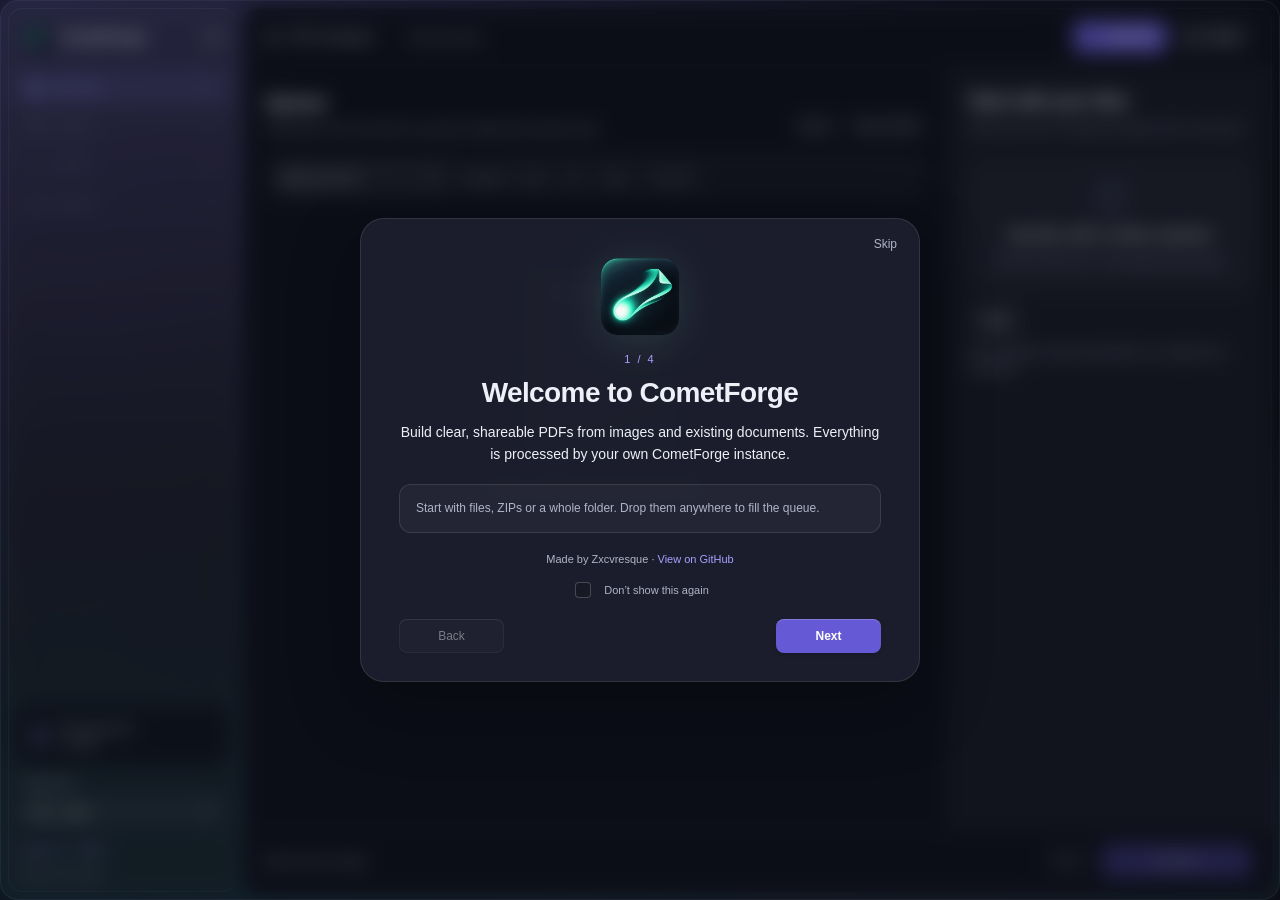
<file: static/index.html>
<!doctype html>
<html lang="en">
<head>
  <meta charset="utf-8" />
  <meta name="viewport" content="width=device-width,initial-scale=1" />
  <script src="/static/themes.js?v=20261126"></script>
  <title>CometForge</title>
  <link rel="icon" type="image/png" sizes="32x32" href="/static/favicon-32.png?v=20261005-logo" />
  <link rel="shortcut icon" type="image/x-icon" href="/static/favicon.ico?v=20261005-logo" />
  <link rel="apple-touch-icon" href="/static/cometforge-logo.png?v=20261005-logo" />
  <link rel="stylesheet" href="/static/styles.css?v=20261126-layout" />
  <link rel="stylesheet" href="/static/guided-flow.css?v=20261126" />
  <link rel="stylesheet" href="/static/themes.css?v=20261126-prism-nav" />
  <link rel="stylesheet" href="/static/prism-shell.css?v=20261126" />
  <link rel="stylesheet" href="/static/motion.css?v=20261126" />
  <link rel="stylesheet" href="/static/source-preview.css?v=20261127" />
</head>
<body>
  <div id="app" class="app">
    <aside id="sidebar" class="sidebar" aria-label="CometForge navigation">
      <div class="sidebarTools"><button id="sidebarToggle" class="sidebarToggle" type="button" aria-controls="sidebarContent" aria-expanded="true" title="Collapse navigation"><svg viewBox="0 0 24 24" fill="none" aria-hidden="true"><rect x="3" y="4" width="18" height="16" rx="3"/><path d="M9 4v16M6 9v6"/></svg><span class="visuallyHidden">Collapse navigation</span></button></div>
      <div id="sidebarContent">
      <div class="brand">
        <img class="brandLogo" src="/static/cometforge-logo.png" alt="" width="42" height="42" />
        <div class="brandTitle">CometForge</div>

      </div>

      <nav id="flowSteps" class="flowSteps" aria-label="PDF workflow">
        <button type="button" data-step="1" aria-current="step" aria-controls="sourceStep"><svg viewBox="0 0 24 24" fill="none" aria-hidden="true"><rect x="4" y="3" width="13" height="16" rx="2"/><path d="M8 7h5M8 11h5M8 15h3M17 7h3v14H7v-2"/></svg><span class="navLabel">Sources</span><span class="navStep">1</span></button>
        <button type="button" data-step="2" aria-controls="layoutStep"><svg viewBox="0 0 24 24" fill="none" aria-hidden="true"><rect x="3" y="3" width="18" height="18" rx="3"/><path d="M3 9h18M14 9v12"/></svg><span class="navLabel">Layout</span><span class="navStep">2</span></button>
        <button type="button" data-step="3" aria-controls="exportStep"><svg viewBox="0 0 24 24" fill="none" aria-hidden="true"><path d="M12 16V3m-4 4 4-4 4 4M5 14v6h14v-6"/></svg><span class="navLabel">Export</span><span class="navStep">3</span></button>
        <button type="button" data-step="4" aria-controls="reviewStep"><svg viewBox="0 0 24 24" fill="none" aria-hidden="true"><path d="M14 3H5v18h14V8zM14 3v5h5M8 14l3 3 5-6"/></svg><span class="navLabel">Review</span><span class="navStep">4</span></button>
      </nav>
      <div class="sidebarSpace"></div>
      <div class="sidebarSourceStatus"><svg viewBox="0 0 24 24" fill="none" aria-hidden="true"><path d="M7 3h7l4 4v14H7zM14 3v5h5M10 12h5M10 16h5"/></svg><div class="sourceSummary"><span id="flowSourceCount">No sources yet</span><span id="flowSourceBytes">0 MB</span></div></div>
      <div class="themeSetting"><label for="appTheme">Appearance</label><select id="appTheme" data-popup-select><option value="prism">Prism · glass</option><option value="comet">Comet · mint</option><option value="light">Light · porcelain</option><option value="system">Follow system</option></select></div>
      <footer class="aboutFooter"><span>Made by Zxcvresque</span><button id="replayTourBtn" class="textButton" type="button">Quick tour</button><a href="https://github.com/zxcvresque/CometForge" target="_blank" rel="noopener noreferrer">GitHub</a></footer>
      </div>
    </aside>

    <main class="main">
      <header class="workspaceToolbar">
        <div class="workspaceIdentity"><svg viewBox="0 0 24 24" fill="none" aria-hidden="true"><rect x="4" y="3" width="16" height="18" rx="2"/><path d="M8 8h8M8 12h8M8 16h5"/></svg><span>PDF workspace</span><span class="localIndicator">Local processing</span></div>
        <div class="importActions"><button id="pickBtn" class="btn primary" type="button"><svg viewBox="0 0 24 24" fill="none" aria-hidden="true"><path d="M12 5v14M5 12h14"/></svg>Add files</button><button id="pickFolderBtn" class="btn" type="button"><svg viewBox="0 0 24 24" fill="none" aria-hidden="true"><path d="M3 7V5h7l2 3h9v12H3z"/></svg>Folder</button></div>
      </header>
      <div class="workbenchGrid">
        <div class="workspaceDocuments">
      <section id="queueView">
      <div class="topbar">
        <div>
          <div class="topTitle">Queue</div>
          <div class="topSub">Select files, then move them as a group. Double-click removes a file.</div>
        </div>
        <div class="totals">
          <div class="pill">Files: <span id="count">0</span></div>
          <div class="pill">Total: <span id="total">0.00 MB</span></div>
        </div>
      </div>

      <div class="queueActions" aria-label="Queue actions">
        <div class="sortControl"><label class="visuallyHidden" for="queueSort">Sort queue</label><select id="queueSort" data-popup-select aria-label="Sort queue"><option value="name">Name (1–9, A–Z)</option><option value="date-newest">Date modified (newest)</option><option value="date-oldest">Date modified (oldest)</option><option value="manual">Manual order</option></select></div>
        <span id="selectedCount" class="selectedCount" aria-live="polite">0 selected</span>
        <button id="moveTopBtn" class="btn small" type="button" title="Move selected files to top">To top</button>
        <button id="moveUpBtn" class="btn small" type="button" title="Move selected files up">Up</button>
        <button id="moveDownBtn" class="btn small" type="button" title="Move selected files down">Down</button>
        <button id="moveBottomBtn" class="btn small" type="button" title="Move selected files to bottom">To bottom</button>
      </div>
      <div id="list" class="list" aria-label="file list"></div>
      <div id="queueIllustration" class="queueIllustration" aria-hidden="true">
        <div class="quietDocument"><div class="documentLine title"></div><div class="documentLine"></div><div class="documentLine short"></div><div class="documentLine"></div><div class="documentLine short"></div><div class="documentLine"></div><div class="documentLine"></div><div class="documentLine short"></div></div>
        <p>Preview, compare and download after Forge.</p>
      </div>
      </section>

      <section id="resultsView" class="resultsView hidden" aria-labelledby="resultsTitle">
        <div class="topbar">
          <div>
            <div id="resultsTitle" class="topTitle">Output files</div>
            <div id="resultsSub" class="topSub">Select a PDF to preview it here.</div>
          </div>
          <div class="resultActions">
            <div class="viewerModeControl"><label class="visuallyHidden" for="viewerMode">Preview layout</label><select id="viewerMode" data-popup-select><option value="compare">Compare slider</option><option value="output">Output only</option></select></div>
            <button id="downloadAllBtn" class="btn primary small hidden" type="button">Download all</button>
            <button id="closeResultsBtn" class="btn small" type="button">Back to queue</button>
          </div>
        </div>
        <div id="resultsNotice" class="resultNotice" role="status" aria-live="polite"></div>
        <div class="resultsLayout">
          <div id="outputList" class="outputList" aria-label="Generated PDF files"></div>
          <div class="previewPane">
            <div id="previewEmpty" class="previewEmpty">Choose an output PDF to preview.</div>
            <div id="wipeView" class="wipeView hidden">
              <div class="wipeToolbar">
                <button id="comparePrev" class="btn small" type="button" aria-label="Previous comparison page">Previous</button>
                <span id="comparePage" class="comparePage">Page 1</span>
                <button id="compareNext" class="btn small" type="button" aria-label="Next comparison page">Next</button>
                <button id="compareZoomOut" class="btn small" type="button" aria-label="Zoom out">−</button>
                <button id="compareZoomIn" class="btn small" type="button" aria-label="Zoom in">+</button>
                <button id="compareFit" class="btn small" type="button">Fit</button>
                <div class="compareResolutionControl"><label class="visuallyHidden" for="compareResolution">Comparison resolution</label><select id="compareResolution" data-popup-select><option value="hd">HD (adaptive)</option><option value="standard">Standard (144 DPI)</option></select></div>
                <span id="compareSizes" class="compareSizes"></span>
              </div>
              <div id="compareStatus" class="compareStatus" role="status" aria-live="polite"></div>
              <div id="wipeStage" class="wipeStage">
                <div id="wipeCanvas" class="wipeCanvas">
                  <img id="wipeBefore" class="wipeImage" alt="Original page before compression" draggable="false" />
                  <img id="wipeAfter" class="wipeImage wipeAfter" alt="Same page after compression" draggable="false" />
                  <span class="wipeLabel wipeLabelBefore">Before</span><span class="wipeLabel wipeLabelAfter">After</span>
                  <div id="wipeHandle" class="wipeHandle" role="slider" tabindex="0" aria-label="Before and after comparison divider" aria-valuemin="0" aria-valuemax="100" aria-valuenow="50"><span aria-hidden="true">Ⅱ</span></div>
                </div>
              </div>
            </div>
            <div id="previewPair" class="previewPair hidden">
              <div id="beforePane" class="pdfViewPane">
                <div class="pdfViewLabel"><span>Before · same pages</span><span id="beforeSize"></span></div>
                <iframe id="beforeFrame" class="previewFrame" title="Original PDF pages before compression"></iframe>
              </div>
              <div class="pdfViewPane">
                <div class="pdfViewLabel"><span id="afterLabel">After · output</span><span id="afterSize"></span></div>
                <iframe id="previewFrame" class="previewFrame" title="Selected PDF output after compression"></iframe>
              </div>
            </div>
          </div>
        </div>
      </section>

        </div>
        <aside class="workbenchSettings" aria-label="Page and export settings">      <div id="flowBody" class="flowBody">
      <section id="sourceStep" class="flowSection" aria-labelledby="sourceTitle">
        <h2 id="sourceTitle" class="flowTitle" tabindex="-1">Start with your files</h2>
        <p class="flowSubtitle">Add sources here. Arrange their page order in the queue.</p>

        <div id="drop" class="drop">
          <div class="dropTitle">Drop files, ZIPs or folders anywhere</div>
          <div class="dropSub">PDF, JPG, PNG, TIFF · ZIPs expand into the queue</div>

          <input id="fileInput" class="fileInput" type="file" multiple
                 accept=".zip,.pdf,.jpg,.jpeg,.png,.tif,.tiff,application/zip,application/pdf,image/jpeg,image/png,image/tiff" />
          <input id="folderInput" class="fileInput" type="file" webkitdirectory multiple aria-label="Choose a folder" />
        </div>

        <div class="row">
          <button id="clearBtn" class="btn">Clear</button>
        </div>

        <div class="hint" id="hint"></div>

        <p class="fieldHelp">ZIPs and folders expand automatically. Your originals stay untouched.</p>
      </section>

      <section id="layoutStep" class="flowSection" aria-labelledby="layoutTitle" hidden>
        <h2 id="layoutTitle" class="flowTitle" tabindex="-1">Make every page fit</h2>
        <p class="flowSubtitle">Rotate pages and choose a consistent sheet size. Unused space stays white.</p>
        <label class="lbl" for="pageSize">Page size</label>
        <select id="pageSize" data-popup-select data-common-values="original,a4,letter">
          <option value="original">Fit · original page size</option>
          <option value="a0">A0 · 841 × 1189 mm</option><option value="a1">A1 · 594 × 841 mm</option><option value="a2">A2 · 420 × 594 mm</option><option value="a3">A3 · 297 × 420 mm</option><option value="a4">A4 · 210 × 297 mm</option>
          <option value="a5">A5 · 148 × 210 mm</option><option value="a6">A6 · 105 × 148 mm</option>
          <option value="letter">US Letter · 216 × 279 mm</option><option value="legal">US Legal · 216 × 356 mm</option>
          <option value="tabloid">Tabloid · 279 × 432 mm</option><option value="executive">Executive · 184 × 267 mm</option>
          <option value="b4">B4 · 250 × 353 mm</option><option value="b5">B5 · 176 × 250 mm</option><option value="photo4x6">Photo · 4 × 6 in</option><option value="photo5x7">Photo · 5 × 7 in</option>
        </select>
        <div class="layoutFields">
          <div><label class="lbl" for="pageOrientation">Orientation</label><select id="pageOrientation" data-popup-select><option value="auto">Automatic</option><option value="portrait">Portrait</option><option value="landscape">Landscape</option></select></div>
          <div><label class="lbl" for="pageFit">Content fit</label><select id="pageFit" data-popup-select><option value="contain">Fit inside</option><option value="cover">Fill · crop edges</option><option value="actual">Actual size</option></select></div>
        </div>
        <label class="lbl" for="pageMargin">Margins</label>
        <select id="pageMargin" data-popup-select><option value="none">None · 0 mm</option><option value="small">Small · 5 mm</option><option value="medium">Medium · 10 mm</option><option value="large">Large · 20 mm</option><option value="custom">Custom</option></select>
        <div id="customMarginField" hidden><label class="lbl" for="marginMm">Margin on all sides (mm)</label><input id="marginMm" type="number" min="0" max="100" step="0.5" value="10" /></div>
        <p id="layoutFitHelp" class="fieldHelp">Fit inside keeps the whole page visible. Margins add white space around your content.</p>
        <div class="rotationGroup">
          <label class="lbl" for="pageRotation">Rotate all pages</label>
          <div class="rotationControls"><button id="rotateAllLeft" class="btn iconButton" type="button" aria-label="Rotate all pages counterclockwise"><svg viewBox="0 0 24 24" aria-hidden="true"><path d="M3 10a9 9 0 1 1 2 8M3 4v6h6"/></svg></button><select id="pageRotation" aria-label="All pages rotation" data-popup-select><option value="0">0° · Original</option><option value="90">90° clockwise</option><option value="180">180°</option><option value="270">90° counterclockwise</option></select><button id="rotateAllRight" class="btn iconButton" type="button" aria-label="Rotate all pages clockwise"><svg viewBox="0 0 24 24" aria-hidden="true"><path d="M21 10a9 9 0 1 0-2 8M21 4v6h-6"/></svg></button></div>
          <div class="layoutGuide" aria-hidden="true"><div id="layoutPaper" class="layoutPaper"><div id="layoutContent" class="layoutContent"><svg viewBox="0 0 40 52"><path d="M8 10h24M8 18h24M8 26h24M8 34h17M8 42h20"/></svg></div></div><div><strong>White paper, clean edges</strong><span>Layout guide. Click a source thumbnail for a live preview.</span></div></div>
        </div>
        <details class="compactDetails pageRotationDetails"><summary><span class="disclosureIcon"><svg viewBox="0 0 24 24" fill="none" aria-hidden="true"><path d="M9 5l7 7-7 7"/></svg></span><span>Rotate specific PDF pages</span><span class="disclosureHint">Page range</span></summary><label class="lbl" for="rotatePages">Page numbers in the combined PDF</label><input id="rotatePages" type="text" placeholder="e.g. 1, 3–5" aria-describedby="rotationHelp" /><div class="rotationPageActions"><button id="rotatePagesLeft" class="btn small" type="button">Rotate left</button><button id="rotatePagesRight" class="btn small" type="button">Rotate right</button><button id="resetPageRotations" class="textButton" type="button">Reset</button></div><p id="rotationHelp" class="fieldHelp">Uses the current queue order. Page turns reset when sources are added, removed or reordered; file turns stay with each file.</p><p id="pageRotationStatus" class="fieldHelp" role="status" aria-live="polite"></p></details>
      </section>

      <section id="exportStep" class="flowSection" aria-labelledby="exportTitle" hidden>
        <h2 id="exportTitle" class="flowTitle" tabindex="-1">Shape your export</h2>
        <p class="flowSubtitle">Choose quality, size and page-based parts.</p>

        <label class="lbl" for="outName">Output name</label>
        <input id="outName" type="text" value="CometForge.pdf" />

        <div class="row2">
          <div>
            <label class="lbl" for="targetMb">Target per PDF <output id="targetMbValue" for="targetMb">20 MB</output></label>
            <input id="targetMb" type="range" value="20" step="0.1" min="1" max="200" aria-describedby="targetMbHelp" />
            <input id="targetMbNumber" class="targetNumber" type="number" value="20" step="0.1" min="1" max="200" aria-label="Target megabytes" />
            <div id="targetMbHelp" class="fieldHelp">Choose a size cap to see a quick estimated range for each output. Actual sizes appear after Forge.</div>
          </div>
          <div>
            <label class="lbl" for="compressMode">Compression</label>
            <select id="compressMode" data-popup-select>
              <option value="off">Off (build only)</option>
              <option value="lossless">Lossless optimize</option>
              <option value="targetfit" selected>Target-fit (quality first)</option>
            </select>
            <div id="compressionNote" class="fieldHelp compressionNote"></div>
          </div>
        </div>

        <div id="advancedOptions" class="exportExtras">
        <label class="chk splitToggle switchRow">
          <input id="splitEnabled" type="checkbox" />
          Split into page-based PDFs
        </label>
        <div id="splitOptions" class="splitOptions">
          <label class="lbl" for="splitCount">Number of PDFs</label>
          <input id="splitCount" type="number" value="5" min="1" max="100" step="1" />
          <div class="fieldHelp">Pages stay in order and are divided as evenly as possible. Target-fit seeks the highest quality below each size cap.</div>
        </div>

        <label class="chk switchRow">
          <input id="linearize" type="checkbox" />
          Fast web view (linearize)
        </label>
        <div class="fieldHelp">Applied after compression. Target-fit checks the final size against your cap.</div>
        </div>
      </section>

      <section id="reviewStep" class="flowSection" aria-labelledby="reviewTitle" hidden>
        <h2 id="reviewTitle" class="flowTitle" tabindex="-1">Ready when you are</h2>
        <p class="flowSubtitle">Review your settings, then let CometForge do the rest.</p>
        <dl id="flowReview" class="flowReview"></dl>
        <div id="estimateDetails" class="sizePreview"><div class="estimateHeading">Output estimates <span id="estimateSummary" class="estimateSummary">Add files</span></div>
          <div class="previewActions"><button id="previewSizeBtn" class="btn small" type="button">Refresh estimates</button></div>
          <div id="sizePreviewStatus" class="fieldHelp" role="status" aria-live="polite">Quick estimates update with your settings. Actual file sizes appear after Forge.</div>
          <div id="sizePreviewList" class="sizePreviewList" aria-label="Estimated output file sizes"></div>
        </div>
      </section>
      </div>

        </aside>
      </div>
      <div class="flowBottom">
        <div id="flowSummary" class="flowSummary">Add sources to begin</div>
        <div class="flowActions">
          <button id="flowBack" class="btn" type="button" disabled>Back</button>
          <button id="flowNext" class="btn primary" type="button" disabled>Continue</button>
          <button id="forgeBtn" class="btn primary hidden" type="button">Forge</button>
        </div>

        <div id="progressWrap" class="progWrap hidden">
          <div id="partProgress" class="partProgress" role="status" aria-live="polite">Preparing export…</div>
          <div class="progRow">
            <div class="progLabel">Build</div>
            <div class="progTrack"><div id="buildBar" class="progBar build"></div></div>
          </div>
          <div class="progRow">
            <div class="progLabel">Compress</div>
            <div class="progTrack"><div id="compressBar" class="progBar compress"></div></div>
          </div>
        </div>

        <div class="hint" id="status" role="status" aria-live="polite"></div>
      </div>


    </main>
  </div>
  <div id="globalDropNotice" class="globalDropNotice hidden" aria-hidden="true"><span>Drop to add PDFs, images, ZIPs or folders</span></div>
  <div id="tourOverlay" class="tourOverlay hidden">
    <section id="tourDialog" class="tourDialog" role="dialog" aria-modal="true" aria-labelledby="tourTitle" aria-describedby="tourDescription" tabindex="-1">
      <button id="tourSkip" class="tourSkip textButton" type="button">Skip</button>
      <img class="tourLogo" src="/static/cometforge-logo.png" alt="" width="88" height="88" />
      <div id="tourStep" class="tourStep">1 / 4</div>
      <h1 id="tourTitle">Welcome to CometForge</h1>
      <p id="tourDescription"></p>
      <div id="tourTip" class="tourTip"></div>
      <div class="tourCredit">Made by Zxcvresque · <a href="https://github.com/zxcvresque/CometForge" target="_blank" rel="noopener noreferrer">View on GitHub</a></div>
      <label class="chk tourRemember"><input id="tourDontShow" type="checkbox" /> Don’t show this again</label>
      <div class="tourActions"><button id="tourBack" class="btn" type="button">Back</button><button id="tourNext" class="btn primary" type="button">Next</button></div>
    </section>
  </div>

  <script src="/static/app.js?v=20261126-layout"></script>
  <script src="/static/import.js"></script>
  <script src="/static/comparison.js?v=20261005-hd"></script>
  <script src="/static/size-preview.js?v=20261126-layout"></script>
  <script src="/static/layout.js?v=20261126"></script>
  <script src="/static/guided-flow.js?v=20261126"></script>
  <script src="/static/celebration.js?v=20261005"></script>
  <script src="/static/tour.js?v=20261126-layout"></script>
  <script src="/static/motion.js?v=20261126"></script>
  <script src="/static/source-preview.js?v=20261127"></script>
</body>
</html>
</file>
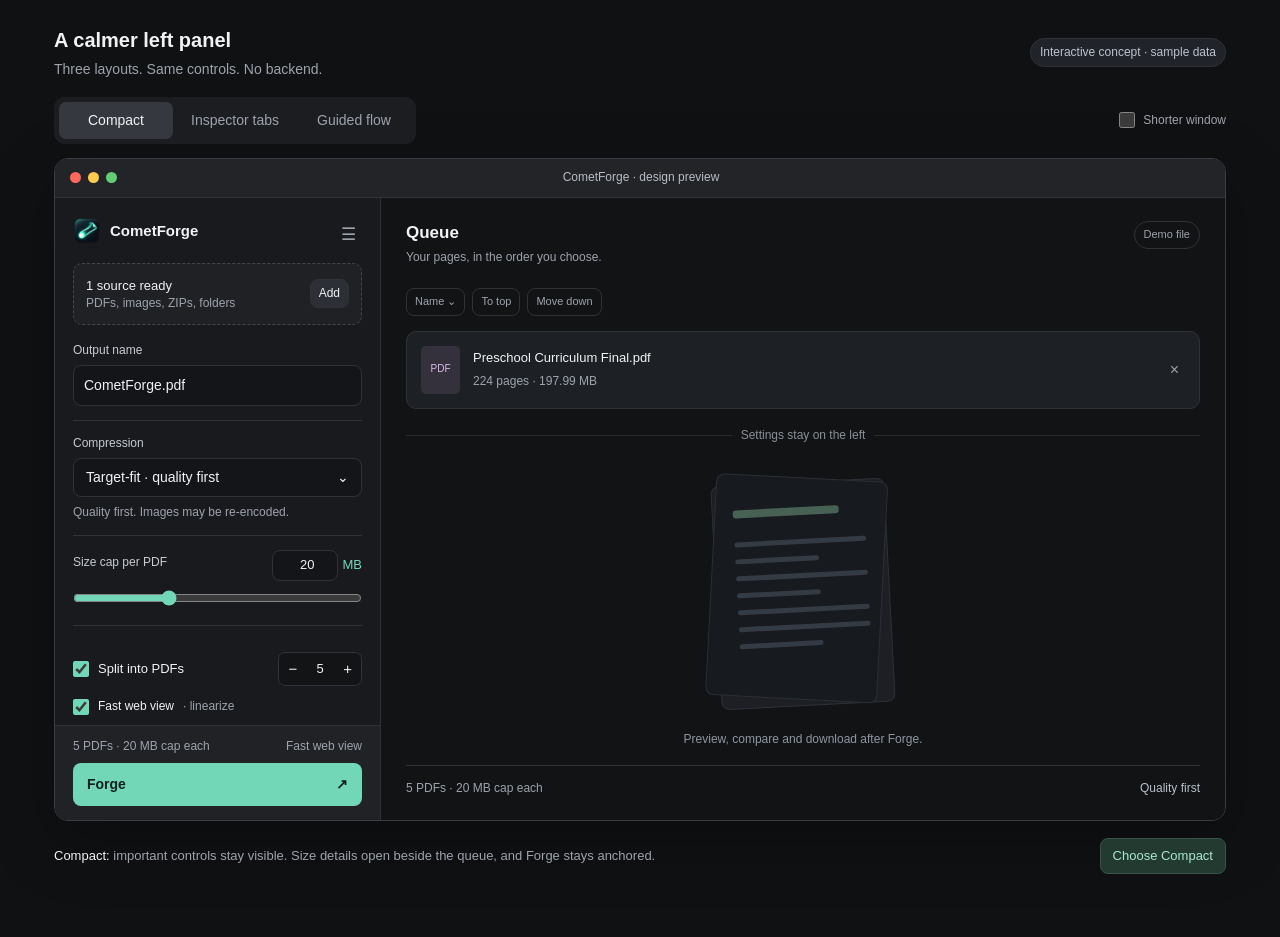
<file: design/left-pane-options.html>
<!doctype html>
<html lang="en">
<head>
<meta charset="utf-8">
<meta name="viewport" content="width=device-width,initial-scale=1">
<title>CometForge · Left panel concepts</title>
<link rel="icon" href="[data-uri]">
<style>
:root{color-scheme:dark;--bg:#101113;--surface:#191a1d;--raised:#202226;--line:#303238;--text:#f1f2f4;--muted:#9da3ad;--mint:#72d7b6;--blue:#2186fb}
*{box-sizing:border-box}body{margin:0;background:var(--bg);color:var(--text);font:14px/1.45 -apple-system,BlinkMacSystemFont,"Segoe UI",sans-serif}button,input,select{font:inherit}button{cursor:pointer}button:focus-visible,input:focus-visible{outline:2px solid var(--mint);outline-offset:3px}button{color:inherit}button:disabled{opacity:.45;cursor:default}button,input{border-radius:8px}button{background:transparent;border:1px solid var(--line);padding:8px 12px}button:hover:not(:disabled){background:#2a2c31}input[type=text],input[type=number]{width:100%;background:#141518;color:var(--text);border:1px solid var(--line);padding:9px 10px}input[type=checkbox]{accent-color:var(--mint);width:16px;height:16px;margin:0}input[type=range]{accent-color:var(--mint);width:100%;margin:9px 0 4px}h1,h2,h3,p{margin:0}h1{font-size:20px;font-weight:600}h2{font-size:17px;font-weight:600}small,.small{font-size:12px}.muted{color:var(--muted)}.sr{position:absolute;width:1px;height:1px;overflow:hidden;clip:rect(0,0,0,0)}[hidden]{display:none!important}
.page{max-width:1220px;margin:26px auto;padding:0 24px}.intro{display:flex;justify-content:space-between;align-items:center;gap:16px;margin-bottom:18px}.intro p{margin-top:4px;color:var(--muted)}.demoBadge{padding:5px 9px;background:#202329;border:1px solid var(--line);border-radius:20px;font-size:12px;color:#bcc3cd;white-space:nowrap}
.designBar{display:flex;align-items:center;justify-content:space-between;gap:16px;margin-bottom:14px}.designButtons{display:flex;gap:5px;flex-wrap:wrap;background:#1b1d21;padding:5px;border-radius:11px}.designButtons button{border:0;min-width:114px;border-radius:7px;color:var(--muted);padding:8px 12px}.designButtons button[aria-pressed=true]{background:#35383f;color:var(--text)}.windowSize{display:flex;gap:8px;align-items:center;color:var(--muted);font-size:12px}
.window{border:1px solid #3a3d44;border-radius:14px;overflow:hidden;background:#121315;box-shadow:0 20px 65px #0004}.chrome{height:39px;display:flex;align-items:center;padding:0 15px;background:#222428;border-bottom:1px solid var(--line);gap:7px}.dot{width:11px;height:11px;border-radius:50%;background:#ff685d}.dot:nth-child(2){background:#ffca4d}.dot:nth-child(3){background:#63cc75}.windowTitle{flex:1;text-align:center;font-size:12px;color:#b7bcc5;padding-right:52px}.workspace{display:grid;grid-template-columns:326px minmax(0,1fr);height:622px;position:relative}.workspace.short{height:516px}.sidebar{border-right:1px solid var(--line);display:flex;flex-direction:column;min-height:0;background:#191a1d}.sidebar.collapsed{width:54px}.workspace.collapsed{grid-template-columns:54px minmax(0,1fr)}.sideTop{display:flex;align-items:center;gap:9px;padding:15px 18px 13px;min-height:65px}.sideTop img{width:28px;height:28px}.sideTop .brand{font-weight:600;font-size:15px;flex:1}.iconButton{padding:6px;border:0;min-width:28px;height:28px;color:var(--muted);font-size:17px}.iconButton:hover{color:var(--text)}.sideBody{flex:1;min-height:0;overflow:auto;padding:0 18px 14px;scrollbar-width:thin}.sideBottom{margin-top:auto;background:#202226;border-top:1px solid var(--line);padding:12px 18px 14px}.bottomSummary{display:flex;justify-content:space-between;gap:8px;margin-bottom:8px;color:var(--muted);font-size:12px}.primary{background:var(--mint);color:#10221c;border:0;font-weight:600}.primary:hover:not(:disabled){background:#8ce5c7}.forge{width:100%;padding:11px 14px;display:flex;justify-content:space-between;align-items:center}.section{padding:14px 0;border-bottom:1px solid var(--line)}.section:last-child{border:0}.sectionTitle{display:flex;align-items:center;justify-content:space-between;font-size:11px;font-weight:600;color:#a9b0bc;letter-spacing:.08em;text-transform:uppercase;margin-bottom:9px}.label{display:block;color:#c6cbd3;font-size:12px;margin:0 0 6px}.inline{display:flex;align-items:center;gap:9px}.between{justify-content:space-between}.hint{color:var(--muted);font-size:12px;margin-top:7px}.importMini{display:flex;align-items:center;justify-content:space-between;gap:10px;border:1px dashed #42464e;border-radius:9px;background:#1f2125;padding:11px 12px}.importMini strong{font-size:13px;font-weight:500}.importMini button{padding:5px 8px;font-size:12px;background:#2c3036}.rowCheck{display:flex;align-items:center;justify-content:space-between;gap:8px;margin:12px 0;font-size:13px}.rowCheck label{display:flex;align-items:center;gap:9px}.countStepper{display:flex;align-items:center;border:1px solid var(--line);border-radius:7px;overflow:hidden;background:#121416}.countStepper button{border:0;border-radius:0;padding:5px 9px;font-size:15px}.countStepper output{min-width:28px;text-align:center;font-size:13px}.capLine{display:flex;justify-content:space-between;align-items:center;gap:10px}.capValue{display:flex;align-items:center;gap:5px;font-variant-numeric:tabular-nums;font-size:13px;color:var(--mint)}.capValue input{width:66px;padding:5px 7px;text-align:right}.quietLink{border:0;padding:0;color:var(--mint);font-size:12px}.quietLink:hover{background:transparent!important;text-decoration:underline}.modeWrap{position:relative}.modeTrigger{width:100%;display:flex;justify-content:space-between;align-items:center;gap:8px;text-align:left;background:#141518;min-height:39px}.menu{position:absolute;z-index:6;left:0;right:0;top:43px;background:#303238;border:1px solid #52565e;border-radius:11px;padding:5px;box-shadow:0 9px 30px #0006;display:grid;gap:3px}.menu button{display:flex;align-items:center;gap:9px;width:100%;border:0;padding:8px;border-radius:6px;text-align:left;font-size:13px;white-space:nowrap}.menu button[aria-selected=true]{background:var(--blue);color:white}.menu button:not([aria-selected=true]):hover,.menu button:not([aria-selected=true]):focus{background:#484b53}.checkSpace{width:13px}.summaryRow{display:flex;justify-content:space-between;align-items:center;gap:10px;padding:9px 0;font-size:13px}.estimateButton{width:100%;display:flex;justify-content:space-between;align-items:center;padding:10px;background:#22262b;border-radius:8px;margin-top:8px;font-size:12px}.estimateButton span:last-child{color:var(--mint)}.tabBar{display:flex;gap:2px;margin:0 18px 4px;border-bottom:1px solid var(--line)}.tabBar button{flex:1;padding:9px 4px;border:0;border-radius:0;font-size:12px;color:var(--muted);border-bottom:2px solid transparent}.tabBar button[aria-selected=true]{border-bottom-color:var(--mint);color:var(--text)}.viewIntro{padding-top:15px}.viewIntro h3{font-size:15px;font-weight:500}.viewIntro p{font-size:12px;color:var(--muted);margin-top:5px}.inputLarge{border:1px dashed #4b515c;background:#21252b;border-radius:12px;text-align:center;padding:31px 16px;margin:18px 0 13px}.inputLarge strong{font-size:15px;font-weight:500}.inputLarge p{font-size:12px;color:var(--muted);margin:7px 0 13px}.fileMini{padding:10px;background:#22252b;border-radius:8px;font-size:12px;display:flex;gap:8px;align-items:center}.fileMini .fileName{flex:1;overflow:hidden;white-space:nowrap;text-overflow:ellipsis}.fileMini button{padding:0 5px;border:0;color:var(--muted)}.flowSteps{display:flex;gap:8px;padding:0 18px 12px}.flowSteps button{flex:1;border:0;background:#25282e;border-radius:8px;padding:8px 3px;font-size:11px;color:var(--muted)}.flowSteps button[aria-current=step]{background:#31483f;color:#a6ebd0}.flowFooter{display:flex;gap:8px}.flowFooter .primary{flex:1}.reviewLine{display:flex;justify-content:space-between;padding:12px 0;border-bottom:1px solid var(--line);font-size:13px}.reviewLine span:first-child{color:var(--muted)}.estimateList{display:grid;gap:8px;margin-top:12px}.estimateRow{display:grid;grid-template-columns:minmax(0,1fr) auto;gap:3px 8px;padding:10px 11px;background:#24272d;border-radius:8px;font-size:12px}.estimateRow span:first-child{overflow:hidden;white-space:nowrap;text-overflow:ellipsis}.estimateRow small{color:var(--muted);grid-column:1/-1;font-size:11px}.estimateRow b{font-weight:500;color:var(--mint);font-variant-numeric:tabular-nums}
.main{min-width:0;position:relative;padding:23px 25px;overflow:hidden;background:#121315}.mainHeading{display:flex;justify-content:space-between;align-items:flex-start;gap:12px;margin-bottom:21px}.mainHeading p{font-size:12px;color:var(--muted);margin-top:4px}.pill{font-size:11px;border:1px solid var(--line);padding:5px 9px;border-radius:20px;color:var(--muted);white-space:nowrap}.queueToolbar{display:flex;gap:7px;margin-bottom:15px}.queueToolbar button{padding:5px 8px;font-size:11px;color:var(--muted)}.sourceRow{display:flex;align-items:center;gap:13px;padding:14px;background:#1d2024;border:1px solid var(--line);border-radius:10px}.pdfIcon{display:grid;place-items:center;width:39px;height:48px;border-radius:5px;background:#35313c;color:#d9b9ee;font-size:10px;flex-shrink:0}.sourceRow .metadata{flex:1;min-width:0}.sourceRow strong{display:block;font-size:13px;overflow:hidden;text-overflow:ellipsis;white-space:nowrap;font-weight:500}.sourceRow p{font-size:12px;color:var(--muted);margin-top:5px}.sourceRow button{border:0;padding:6px;font-size:16px;color:var(--muted)}.queueGuide{display:flex;align-items:center;gap:9px;color:#898f99;font-size:12px;margin:18px 0}.queueGuide .line{height:1px;flex:1;background:#292c32}.quietDocument{position:relative;width:174px;height:224px;margin:38px auto 25px;background:#202329;border:1px solid #333842;border-radius:8px;transform:rotate(-3deg);padding:24px 20px;opacity:.8}.quietDocument:before{content:"";position:absolute;inset:-6px 6px 6px -6px;border:1px solid #31363f;border-radius:8px;background:#191c21;z-index:-1;transform:rotate(6deg)}.documentLine{height:5px;background:#3e4651;border-radius:3px;margin-bottom:12px}.documentLine.short{width:64%}.documentLine.title{height:8px;background:#567565;width:80%;margin-bottom:24px}.emptyPreview{text-align:center;color:#8e97a4;font-size:12px}.queueSummary{position:absolute;left:25px;right:25px;bottom:22px;display:flex;justify-content:space-between;gap:12px;color:var(--muted);font-size:12px;padding-top:14px;border-top:1px solid var(--line)}.queueSummary strong{color:#b7c0cc;font-weight:500}.drawer{position:absolute;z-index:5;right:18px;top:18px;bottom:18px;width:min(334px,calc(100% - 36px));border:1px solid #454b55;border-radius:12px;background:#202329;box-shadow:0 14px 55px #0008;display:flex;flex-direction:column;padding:20px}.drawer h3{font-size:15px;font-weight:500}.drawerHead{display:flex;justify-content:space-between;align-items:center;gap:10px}.drawer p{font-size:12px;color:var(--muted);margin-top:7px}.drawerBody{overflow:auto;flex:1;margin-top:10px}.drawerFoot{border-top:1px solid var(--line);margin-top:14px;padding-top:12px;font-size:11px;color:var(--muted)}.designNote{display:flex;align-items:center;justify-content:space-between;gap:16px;margin:17px 0;font-size:13px;color:var(--muted)}.designNote strong{color:var(--text);font-weight:500}.choose{white-space:nowrap;border-color:#3d5149;background:#233a30;color:#a9e8cf}.feedback{font-size:12px;min-height:20px;color:var(--mint);margin-bottom:12px}.toast{position:absolute;z-index:8;left:20px;right:20px;bottom:20px;padding:12px 14px;border:1px solid #4b685a;border-radius:9px;background:#243d32;color:#c1eed7;font-size:12px}
@media(max-width:780px){.page{margin:17px auto;padding:0 12px}.intro{align-items:flex-start}.demoBadge{white-space:normal;text-align:right;max-width:140px}.workspace,.workspace.short{grid-template-columns:310px minmax(0,1fr);height:600px}.main{padding:18px 16px}.mainHeading .pill,.queueToolbar{display:none}.queueSummary{left:16px;right:16px}.sourceRow{padding:11px;gap:8px}.sourceRow .pdfIcon{display:none}.designBar{align-items:flex-start}.designButtons button{min-width:0;padding:8px}.windowSize{max-width:110px}.designNote{align-items:flex-start}.choose{white-space:normal}}
@media(max-width:600px){.workspace,.workspace.short{display:flex;height:auto;flex-direction:column}.sidebar{height:560px;border-right:0;border-bottom:1px solid var(--line)}.workspace.short .sidebar{height:502px}.workspace.collapsed .sidebar{height:54px;width:100%}.main{min-height:295px;padding:18px}.quietDocument,.emptyPreview,.queueGuide{display:none}.queueSummary{position:static;margin-top:35px}.sourceRow .pdfIcon{display:grid}.designBar{flex-direction:column;gap:10px}.windowSize{max-width:none}.designNote{flex-direction:column}.drawer{top:12px;bottom:12px}.intro h1{font-size:18px}.chrome{height:33px}}
@media(prefers-reduced-motion:no-preference){.sidebar,.main{transition:background .15s}.primary{transition:background .15s}}
</style>
</head>
<body>
<main class="page" id="panelConcepts">
  <header class="intro"><div><h1>A calmer left panel</h1><p>Three layouts. Same controls. No backend.</p></div><span class="demoBadge">Interactive concept · sample data</span></header>
  <nav class="designBar" aria-label="Layout options"><div class="designButtons"><button data-layout="compact" aria-pressed="true">Compact</button><button data-layout="tabs" aria-pressed="false">Inspector tabs</button><button data-layout="flow" aria-pressed="false">Guided flow</button></div><label class="windowSize"><input id="shortWindow" type="checkbox"> Shorter window</label></nav>
  <section class="window" aria-label="CometForge design preview">
    <div class="chrome"><span class="dot"></span><span class="dot"></span><span class="dot"></span><span class="windowTitle">CometForge · design preview</span></div>
    <div class="workspace" id="workspace"><aside class="sidebar" id="side" aria-label="Proposed left panel"></aside><section class="main" aria-label="Queue preview">
      <div class="mainHeading"><div><h2>Queue</h2><p>Your pages, in the order you choose.</p></div><span class="pill">Demo file</span></div>
      <div class="queueToolbar"><button type="button" data-action="sort">Name ⌄</button><button type="button" data-action="hint">To top</button><button type="button" data-action="hint">Move down</button></div>
      <div class="sourceRow" id="sourceRow"><div class="pdfIcon">PDF</div><div class="metadata"><strong>Preschool Curriculum Final.pdf</strong><p>224 pages · 197.99 MB</p></div><button type="button" aria-label="Remove demo file" data-action="remove">×</button></div>
      <div class="queueGuide"><span class="line"></span>Settings stay on the left<span class="line"></span></div>
      <div class="quietDocument" aria-hidden="true"><div class="documentLine title"></div><div class="documentLine"></div><div class="documentLine short"></div><div class="documentLine"></div><div class="documentLine short"></div><div class="documentLine"></div><div class="documentLine"></div><div class="documentLine short"></div></div>
      <p class="emptyPreview">Preview, compare and download after Forge.</p>
      <div class="queueSummary"><span id="mainSummary">5 PDFs · 20 MB cap each</span><strong id="mainMode">Quality first</strong></div>
      <section class="drawer" id="drawer" aria-label="Sample output estimates" hidden><div class="drawerHead"><h3>Output estimates</h3><button type="button" class="iconButton" aria-label="Close output estimates" data-action="close-estimates">×</button></div><p>Illustrative values for comparing layouts.</p><div class="drawerBody" id="drawerBody"></div><div class="drawerFoot">No compression happens here. The real app's estimates remain approximate; Forge produces measured sizes.</div></section>
      <div class="toast" id="toast" role="status" hidden></div>
    </section></div>
  </section>
  <div class="designNote"><p id="designDescription"><strong>Compact:</strong> the important controls stay visible. Size details open beside the queue, and Forge stays anchored.</p><button class="choose" type="button" id="chooseLayout">Choose Compact</button></div>
  <p id="choiceFeedback" class="feedback" role="status"></p>
</main>
<script>
(function(){
  'use strict';
  var logo='[data-uri]';
  var root=document.getElementById('panelConcepts');
  var side=document.getElementById('side');
  var workspace=document.getElementById('workspace');
  var state={layout:'compact',tab:'output',step:2,name:'CometForge.pdf',cap:20,split:true,count:5,fast:true,mode:'targetfit',file:true,collapsed:false};
  var names={compact:'Compact',tabs:'Inspector tabs',flow:'Guided flow'};
  var modes={targetfit:'Target-fit · quality first',lossless:'Lossless optimize',off:'Off · build only'};
  var help={targetfit:'Quality first. Images may be re-encoded.',lossless:'Original image quality; size may exceed the cap.',off:'Build the PDF without target-fit compression.'};
  var descriptions={compact:'<strong>Compact:</strong> important controls stay visible. Size details open beside the queue, and Forge stays anchored.',tabs:'<strong>Inspector tabs:</strong> one focused section at a time. The footer always shows the complete export summary.',flow:'<strong>Guided flow:</strong> add sources, choose the export, then review. Less clutter, with one extra step.'};
  function e(value){return String(value).replace(/[&<>"']/g,function(c){return {'&':'&amp;','<':'&lt;','>':'&gt;','"':'&quot;',"'":'&#39;'}[c];});}
  function count(){return state.split?state.count:1;}
  function summary(){return count()+' PDF'+(count()===1?'':'s')+' · '+state.cap+' MB cap'+(count()>1?' each':'');}
  function top(){return '<div class="sideTop"><img src="'+logo+'" alt=""><span class="brand">CometForge</span><button class="iconButton" type="button" aria-label="Collapse settings" data-action="collapse">☰</button></div>';}
  function importMini(){return '<div class="importMini"><div><strong>'+(state.file?'1 source ready':'Add your sources')+'</strong><div class="small muted">PDFs, images, ZIPs, folders</div></div><button type="button" data-action="add">Add</button></div>';}
  function nameField(){return '<label class="label" for="demoName">Output name</label><input id="demoName" data-field="name" type="text" value="'+e(state.name)+'">';}
  function modeField(){var menu=Object.keys(modes).map(function(key){return '<button type="button" role="option" data-action="mode" data-value="'+key+'" aria-selected="'+(state.mode===key)+'"><span class="checkSpace">'+(state.mode===key?'✓':'')+'</span>'+modes[key]+'</button>';}).join('');return '<label class="label" id="modeLabel">Compression</label><div class="modeWrap"><button id="modeTrigger" class="modeTrigger" type="button" aria-labelledby="modeLabel" aria-haspopup="listbox" aria-expanded="false" data-action="open-mode"><span>'+modes[state.mode]+'</span><span>⌄</span></button><div id="modeMenu" class="menu" role="listbox" aria-label="Compression choices" hidden>'+menu+'</div></div><p class="hint">'+help[state.mode]+'</p>';}
  function capField(){return '<div class="capLine"><label class="label" for="demoRange">Size cap per PDF</label><span class="capValue"><input id="demoCap" data-field="cap" type="number" min="1" max="60" step=".1" value="'+state.cap+'" aria-label="Size cap in megabytes">MB</span></div><input id="demoRange" data-field="capRange" type="range" min="1" max="60" step=".1" value="'+state.cap+'">';}
  function splitField(){return '<div class="rowCheck"><label><input data-field="split" type="checkbox" '+(state.split?'checked':'')+'>Split into PDFs</label><div class="countStepper"><button type="button" data-action="less" aria-label="One fewer PDF" '+(!state.split?'disabled':'')+'>−</button><output data-live="count">'+state.count+'</output><button type="button" data-action="more" aria-label="One more PDF" '+(!state.split?'disabled':'')+'>+</button></div></div><label class="inline small"><input data-field="fast" type="checkbox" '+(state.fast?'checked':'')+'>Fast web view <span class="muted">· linearize</span></label>';}
  function sizeButton(){return '<button class="estimateButton" type="button" data-action="estimates"><span>Output estimates</span><span><span data-live="countText">'+count()+' PDF'+(count()>1?'s':'')+'</span> ↗</span></button>';}
  function footer(){return '<div class="sideBottom"><div class="bottomSummary"><span data-live="summary">'+summary()+'</span><span data-live="fast">'+(state.fast?'Fast web view':'')+'</span></div><button class="forge primary" data-action="forge" type="button" '+(!state.file?'disabled':'')+'><span>Forge</span><span>↗</span></button></div>';}
  function estimates(){var rows='';for(var i=0;i<count();i++){var ratios=[.925,.948,1.02,.942,.894];var value=(state.cap*ratios[i%ratios.length]).toFixed(2);rows+='<div class="estimateRow"><span>Part '+String(i+1).padStart(2,'0')+'.pdf</span><b>≈ '+value+' MB</b><small>Sample range '+(value*.65).toFixed(2)+'–'+(value*1.35).toFixed(2)+' MB</small></div>';}return rows;}
  function outputFields(){return '<div class="section">'+nameField()+'</div><div class="section">'+modeField()+'</div><div class="section">'+capField()+'</div><div class="section">'+splitField()+'</div>'+sizeButton();}
  function inputFields(){return '<div class="viewIntro"><h3>Start with your files</h3><p>Add sources once. Arrange them in the queue.</p></div><div class="inputLarge"><strong>Drop anywhere</strong><p>Images, PDFs, ZIPs or a folder</p><button class="primary" type="button" data-action="add">Choose files</button></div><div class="fileMini"><span>PDF</span><span class="fileName">'+(state.file?'Preschool Curriculum Final.pdf':'No source added')+'</span><button type="button" data-action="remove" aria-label="Remove source">×</button></div><p class="hint">'+(state.file?'224 pages · 197.99 MB':'Add the demo source to continue.')+'</p>';}
  function tabFields(){return '<nav class="tabBar" role="tablist" aria-label="Settings sections">'+['input','output','sizes'].map(function(tab){return '<button role="tab" type="button" aria-selected="'+(state.tab===tab)+'" data-action="tab" data-value="'+tab+'">'+{input:'Sources',output:'Export',sizes:'Sizes'}[tab]+'</button>';}).join('')+'</nav><div class="sideBody" role="tabpanel">'+(state.tab==='input'?inputFields():state.tab==='output'?outputFields():'<div class="viewIntro"><h3>Output estimates</h3><p>Sample data for this prototype.</p></div><div class="estimateList">'+estimates()+'</div>')+'</div>';}
  function flowFields(){var body;if(state.step===1)body=inputFields();else if(state.step===2)body=outputFields();else body='<div class="viewIntro"><h3>Ready when you are</h3><p>Confirm your export in one glance.</p></div><div class="section"><div class="reviewLine"><span>Name</span><span>'+e(state.name)+'</span></div><div class="reviewLine"><span>Compression</span><span>'+{targetfit:'Quality first',lossless:'Lossless',off:'Build only'}[state.mode]+'</span></div><div class="reviewLine"><span>Size cap</span><span>'+state.cap+' MB / PDF</span></div><div class="reviewLine"><span>Parts</span><span>'+count()+' PDFs</span></div><div class="reviewLine"><span>Fast web view</span><span>'+(state.fast?'On':'Off')+'</span></div></div>'+sizeButton();return '<nav class="flowSteps" aria-label="Export steps">'+[1,2,3].map(function(step){return '<button type="button" aria-current="'+(state.step===step?'step':'false')+'" data-action="step" data-value="'+step+'">'+step+' · '+['','Sources','Export','Review'][step]+'</button>';}).join('')+'</nav><div class="sideBody">'+body+'</div><div class="sideBottom"><div class="bottomSummary"><span data-live="summary">'+summary()+'</span><span>'+state.step+' / 3</span></div><div class="flowFooter"><button data-action="back" type="button" '+(state.step===1?'disabled':'')+'>Back</button><button class="primary" data-action="'+(state.step===3?'forge':'next')+'" type="button" '+(!state.file?'disabled':'')+'>'+(state.step===3?'Forge ↗':'Continue →')+'</button></div></div>';}
  function render(){var oldFocus=document.activeElement&&document.activeElement.id;workspace.classList.toggle('collapsed',state.collapsed);side.classList.toggle('collapsed',state.collapsed);if(state.collapsed)side.innerHTML='<div class="sideTop" style="padding:12px"><button type="button" class="iconButton" data-action="collapse" aria-label="Expand settings">☰</button></div>';else side.innerHTML=top()+(state.layout==='compact'?'<div class="sideBody"><div style="margin-bottom:3px">'+importMini()+'</div>'+outputFields()+'</div>'+footer():state.layout==='tabs'?tabFields()+footer():flowFields());root.querySelectorAll('[data-layout]').forEach(function(button){button.setAttribute('aria-pressed',String(button.dataset.layout===state.layout));});document.getElementById('designDescription').innerHTML=descriptions[state.layout];document.getElementById('chooseLayout').textContent='Choose '+names[state.layout];update();if(oldFocus){var target=document.getElementById(oldFocus);if(target)target.focus();}}
  function update(){root.querySelectorAll('[data-live="summary"]').forEach(function(el){el.textContent=summary();});root.querySelectorAll('[data-live="fast"]').forEach(function(el){el.textContent=state.fast?'Fast web view':'';});root.querySelectorAll('[data-live="count"]').forEach(function(el){el.textContent=state.count;});root.querySelectorAll('[data-live="countText"]').forEach(function(el){el.textContent=count()+' PDF'+(count()>1?'s':'');});document.getElementById('mainSummary').textContent=summary();document.getElementById('mainMode').textContent={targetfit:'Quality first',lossless:'Lossless',off:'Build only'}[state.mode];document.getElementById('sourceRow').hidden=!state.file;document.getElementById('drawerBody').innerHTML=estimates();if(state.layout==='tabs'&&state.tab==='sizes'){var list=side.querySelector('.estimateList');if(list)list.innerHTML=estimates();}}
  function toast(message){var el=document.getElementById('toast');el.textContent=message;el.hidden=false;clearTimeout(toast.timer);toast.timer=setTimeout(function(){el.hidden=true;},3200);}
  root.addEventListener('click',function(event){var button=event.target.closest('button');if(!button)return;if(button.dataset.layout){state.layout=button.dataset.layout;state.collapsed=false;document.getElementById('drawer').hidden=true;render();return;}var action=button.dataset.action;if(action==='collapse'){state.collapsed=!state.collapsed;render();}else if(action==='more'||action==='less'){state.count=Math.max(2,Math.min(10,state.count+(action==='more'?1:-1)));update();}else if(action==='open-mode'){var menu=document.getElementById('modeMenu');menu.hidden=!menu.hidden;button.setAttribute('aria-expanded',String(!menu.hidden));if(!menu.hidden)menu.querySelector('[aria-selected=true]').focus();}else if(action==='mode'){state.mode=button.dataset.value;render();document.getElementById('modeTrigger').focus();}else if(action==='tab'){state.tab=button.dataset.value;render();}else if(action==='step'){state.step=Number(button.dataset.value);render();}else if(action==='next'||action==='back'){state.step=Math.max(1,Math.min(3,state.step+(action==='next'?1:-1)));render();}else if(action==='add'){state.file=true;render();toast('Demo source added. No files were read or uploaded.');}else if(action==='remove'){state.file=false;render();}else if(action==='estimates'){document.getElementById('drawer').hidden=false;document.getElementById('drawerBody').innerHTML=estimates();document.querySelector('[data-action="close-estimates"]').focus();}else if(action==='close-estimates')document.getElementById('drawer').hidden=true;else if(action==='forge')toast('Preview only: '+summary()+'. No PDF processing or network calls.');else if(action==='sort'||action==='hint')toast('Queue is contextual here. This prototype focuses on the left panel.');});
  root.addEventListener('input',function(event){var field=event.target.dataset.field;if(field==='name')state.name=event.target.value;if(field==='capRange'){state.cap=Math.round(Number(event.target.value)*10)/10;var input=document.getElementById('demoCap');if(input)input.value=state.cap;update();}});
  root.addEventListener('change',function(event){var field=event.target.dataset.field;if(field==='cap'){state.cap=Math.round(Math.max(1,Math.min(60,Number(event.target.value)||20))*10)/10;event.target.value=state.cap;var range=document.getElementById('demoRange');if(range)range.value=state.cap;update();}else if(field==='split'){state.split=event.target.checked;render();}else if(field==='fast'){state.fast=event.target.checked;update();}if(event.target.id==='shortWindow')workspace.classList.toggle('short',event.target.checked);});
  document.addEventListener('pointerdown',function(event){var menu=document.getElementById('modeMenu');if(menu&&!event.target.closest('.modeWrap')){menu.hidden=true;document.getElementById('modeTrigger').setAttribute('aria-expanded','false');}});
  root.addEventListener('keydown',function(event){var menu=document.getElementById('modeMenu');if(event.key==='Escape'){document.getElementById('drawer').hidden=true;if(menu){menu.hidden=true;document.getElementById('modeTrigger').setAttribute('aria-expanded','false');}}if(menu&&!menu.hidden&&(event.key==='ArrowDown'||event.key==='ArrowUp')){event.preventDefault();var buttons=Array.from(menu.querySelectorAll('button'));var index=buttons.indexOf(document.activeElement);buttons[(index+(event.key==='ArrowDown'?1:-1)+buttons.length)%buttons.length].focus();}});
  document.getElementById('chooseLayout').addEventListener('click',function(){document.getElementById('choiceFeedback').textContent='Selected: '+names[state.layout]+'. Tell Codex this name when you are ready to implement it.';});
  render();
})();
</script>
</body>
</html>
</file>
<file: static/styles.css>
:root{
  --bg:#0D0D0D;
  --panel:#111111;
  --panel2:#141414;
  --card:#121212;
  --border:#222222;
  --border2:#2b2b2b;
  --text:#f2f2f2;
  --muted:#b8b8b8;

  --a:#6CD8B4; /* primary */
  --b:#ADD888;
  --c:#768AD8;
  --d:#CE79D9;
}

*{box-sizing:border-box}
body{
  margin:0;
  font-family: ui-sans-serif, system-ui, -apple-system, Segoe UI, Roboto, Arial;
  background: var(--bg);
  color: var(--text);
}

.app{
  display:grid;
  grid-template-columns: 360px 1fr;
  min-height:100vh;
}

.sidebar{
  padding:16px;
  border-right:1px solid var(--border);
  background: var(--panel);
  overflow:auto;
  position:sticky;
  top:0;
  height:100vh;
}
.sidebarTools{display:flex; justify-content:flex-end; margin-bottom:8px}
.sidebarToggle{display:grid; place-items:center; width:32px; height:32px; padding:6px; border:1px solid transparent; border-radius:8px; color:var(--muted); background:transparent; cursor:pointer}
.sidebarToggle:hover{background:#262626; color:var(--text)}
.sidebarToggle svg{width:20px; height:20px; stroke:currentColor; stroke-width:1.6}
.app.sidebarCollapsed{grid-template-columns:56px minmax(0,1fr)}
.sidebarCollapsed .sidebar{padding:12px}
.sidebarCollapsed .sidebarTools{justify-content:center}
.visuallyHidden{position:absolute; width:1px; height:1px; padding:0; margin:-1px; overflow:hidden; clip:rect(0,0,0,0); white-space:nowrap; border:0}
button,input{font:inherit}
button:focus-visible,input:focus-visible{outline:2px solid var(--c); outline-offset:2px}
.popupSelect{min-width:0; width:100%}
.popupTrigger{display:flex; align-items:center; justify-content:space-between; gap:8px; width:100%; min-height:38px; padding:10px; border:1px solid var(--border2); border-radius:12px; background:#0f0f0f; color:var(--text); text-align:left; font-size:13px; cursor:pointer}
.popupTrigger:hover{border-color:#484848}
.popupValue{overflow:hidden; text-overflow:ellipsis; white-space:nowrap}
.popupChevron{flex-shrink:0; font-size:18px; line-height:12px; color:var(--muted)}
.popupMenu{position:fixed; z-index:1000; display:flex; flex-direction:column; gap:3px; padding:6px; border:1px solid rgba(255,255,255,.18); border-radius:13px; background:rgba(42,42,44,.94); -webkit-backdrop-filter:blur(24px) saturate(160%); backdrop-filter:blur(24px) saturate(160%); box-shadow:0 12px 34px rgba(0,0,0,.42),inset 0 1px 0 rgba(255,255,255,.06); max-height:calc(100vh - 16px); overflow:auto}
.popupOption{display:flex; align-items:center; gap:8px; width:100%; min-height:34px; padding:6px 13px 6px 8px; border:0; border-radius:7px; background:transparent; color:#f5f5f5; text-align:left; white-space:nowrap; font-size:13px; cursor:pointer; transition:background 100ms ease}
.popupOption[aria-selected="true"]{background:#087fff; color:#fff; font-weight:600}
.popupOption:hover:not([aria-selected="true"]),.popupOption:focus:not([aria-selected="true"]){background:rgba(255,255,255,.1); color:#fff; outline:none}
.popupOption:focus-visible{outline:1px solid rgba(255,255,255,.38); outline-offset:-2px}
.popupCheck{width:16px; flex-shrink:0; opacity:0; font-size:16px; font-weight:600}
.popupOption[aria-selected="true"] .popupCheck{opacity:1}
.sortControl{width:205px; margin-right:4px}
.sortControl .popupTrigger{min-height:30px; padding:6px 9px; font-size:12px; border-radius:9px}
.sizePreview{margin-top:14px; padding-top:12px; border-top:1px solid var(--border2)}
.previewActions{display:flex; gap:8px; flex-wrap:wrap}
.sizePreviewList{display:grid; gap:6px; margin-top:8px}
.sizePreviewItem{display:grid; grid-template-columns:minmax(0,1fr) auto; gap:3px 10px; font-size:11px; line-height:1.4; padding:7px 8px; border-radius:7px; background:#0f0f0f}
.sizePreviewItem span:first-child{min-width:0; overflow:hidden; text-overflow:ellipsis; white-space:nowrap}
.sizePreviewItem span:nth-child(2){white-space:nowrap; color:var(--a)}
.sizePreviewItem small{grid-column:1 / -1; color:var(--muted); font-size:10px}
@media(prefers-reduced-motion:reduce){.progBar{transition:none}.progBar.active{animation:none}}

.brand{margin-bottom:16px; display:grid; grid-template-columns:42px minmax(0,1fr); column-gap:10px; align-items:center}
.brandLogo{width:42px; height:42px; object-fit:contain; grid-row:1 / 3}
.brandTitle{font-weight:900; font-size:18px; letter-spacing:0.2px}
.brandSub{color:var(--muted); font-size:12px; margin-top:4px}

.panel{
  background: var(--panel2);
  border:1px solid var(--border);
  border-radius:14px;
  padding:12px;
  margin-bottom:12px;
}

.panelTitle{
  font-weight:900;
  font-size:13px;
  margin-bottom:10px;
  color: var(--text);
}

.lbl{
  display:block;
  font-size:12px;
  color: var(--muted);
  margin:10px 0 6px;
}

.muted{ color: var(--muted); font-size: 11px; margin-left: 6px; }

.chk{
  display:flex;
  gap:10px;
  align-items:center;
  font-size:13px;
  margin-top:10px;
  user-select:none;
  color: var(--text);
}
.chk input{accent-color: var(--a);}

input[type="text"], input[type="number"], select{
  width:100%;
  padding:10px 10px;
  border-radius:12px;
  border:1px solid var(--border2);
  background: #0f0f0f;
  color: var(--text);
  outline:none;
}
input[type="range"]{
  width:100%;
  accent-color:var(--a);
  margin:8px 0 4px;
}
.targetNumber{ margin-top:4px; }
.fieldHelp{ color:var(--muted); font-size:11px; line-height:1.35; margin-top:5px; }
.lbl output{ float:right; color:var(--a); font-weight:800; }
.splitToggle{ margin-top:14px; }
.splitOptions{ margin-top:0; }
.splitOptions.disabled{ opacity:.48; }
.fileInput{ position:absolute; left:-9999px; width:1px; height:1px; opacity:0; }

.row{display:flex; gap:10px; margin-top:10px}
.row2{display:grid; grid-template-columns:minmax(0,1fr); gap:2px}

.btn{
  padding:10px 12px;
  border-radius:12px;
  border:1px solid var(--border2);
  background:#0f0f0f;
  color:var(--text);
  cursor:pointer;
}
.btn:hover{border-color: #3a3a3a}
.btn.primary{
  background: var(--a);
  border-color: rgba(0,0,0,0.25);
  color:#0b0b0b;
  font-weight:900;
}
.btn.primary:hover{filter: brightness(1.03)}
.btn.wide{width:100%; margin-top:12px}
.btn.small{ padding:7px 9px; font-size:12px; }
.btn:disabled{ opacity:.45; cursor:not-allowed; }

.hint{color:var(--muted); font-size:12px; margin-top:8px; line-height:1.35}

.drop{
  border: 1px dashed rgba(255,255,255,0.16);
  background: #0f0f0f;
  border-radius: 14px;
  padding: 12px;
  display: grid;
  gap: 8px;
}
.drop.dragover{
  border-color: rgba(108,216,180,0.75);
  box-shadow: 0 0 0 1px rgba(108,216,180,0.25) inset;
}
.dropTitle{ font-weight: 900; font-size: 13px; }
.dropSub{ color: var(--muted); font-size: 12px; }

.main{padding:16px; min-width:0}

.topbar{
  display:flex;
  justify-content:space-between;
  align-items:flex-end;
  margin-bottom:12px;
  gap:12px;
}
.topTitle{font-weight:900; font-size:16px}
.topSub{color:var(--muted); font-size:12px; margin-top:4px}

.totals{
  display:flex;
  gap:8px;
  flex-wrap:wrap;
  justify-content:flex-end;
}
.pill{
  font-size:12px;
  font-weight:800;
  padding:6px 10px;
  border-radius:999px;
  border: 1px solid rgba(118,138,216,0.35);
  color: var(--c);
}

.list{
  display:grid;
  gap:10px;
}
.queueActions{
  display:flex;
  align-items:center;
  gap:8px;
  flex-wrap:wrap;
  margin:0 0 10px;
}
.selectedCount{ color:var(--muted); font-size:12px; min-width:74px; }
.resultActions{ display:flex; gap:8px; flex-wrap:wrap; }
.viewerModeControl{width:160px}
.viewerModeControl .popupTrigger{min-height:30px; padding:6px 9px; font-size:12px; border-radius:9px}
.resultNotice{ color:var(--muted); font-size:13px; line-height:1.45; margin:0 0 12px; }
.resultNotice.warn{ color:#f1c76d; }
.resultsLayout{ display:grid; grid-template-columns:minmax(190px, 240px) minmax(0, 1fr); gap:12px; min-height:64vh; }
.outputList{ display:grid; align-content:start; gap:8px; max-height:72vh; overflow:auto; padding-right:3px; }
.outputFile{
  width:100%; display:grid; grid-template-columns:1fr auto; gap:8px; align-items:center;
  padding:10px; border:1px solid var(--border2); border-radius:12px;
  background:var(--card); color:var(--text); cursor:pointer;
}
.outputFile:hover,.outputFile.selected{ border-color:rgba(108,216,180,.7); }
.outputFile.selected{ box-shadow:0 0 0 1px rgba(108,216,180,.16) inset; }
.outputOpen{ min-width:0; text-align:left; border:0; padding:0; background:transparent; color:inherit; cursor:pointer; }
.outputOpen:focus-visible{ outline:2px solid var(--c); outline-offset:3px; border-radius:4px; }
.outputFileName{ font-weight:800; font-size:13px; overflow:hidden; text-overflow:ellipsis; white-space:nowrap; }
.outputFileSize{ color:var(--muted); font-size:12px; margin-top:3px; }
.outputDownload{ white-space:nowrap; }
.previewPane{ min-height:480px; border:1px solid var(--border2); border-radius:14px; background:#0a0a0a; overflow:hidden; }
.previewPair{display:grid; grid-template-columns:minmax(0,1fr) minmax(0,1fr); min-height:70vh; height:100%}
.previewPair.outputOnly{grid-template-columns:minmax(0,1fr)}
.pdfViewPane{min-width:0; display:flex; flex-direction:column}
.pdfViewPane + .pdfViewPane{border-left:1px solid var(--border2)}
.previewPair.outputOnly .pdfViewPane{border-left:0}
.pdfViewLabel{display:flex; justify-content:space-between; gap:8px; align-items:center; padding:10px 12px; font-size:12px; color:var(--muted); border-bottom:1px solid var(--border2); min-height:40px}
.pdfViewLabel span:last-child{color:var(--a); white-space:nowrap}
.previewFrame{ display:block; width:100%; height:100%; min-height:480px; border:0; background:#fff; }
.pdfViewPane .previewFrame{flex:1}
.partProgress{font-size:12px; color:var(--a); line-height:1.4; margin-bottom:2px}
.wipeToolbar{display:flex; gap:7px; align-items:center; flex-wrap:wrap; padding:10px; border-bottom:1px solid var(--border2)}
.comparePage{font-size:12px; color:var(--text); min-width:86px; text-align:center}
.compareSizes{font-size:11px; color:var(--a); margin-left:auto}
.compareStatus{padding:8px 12px; color:var(--muted); font-size:11px; line-height:1.4}
.wipeStage{height:65vh; min-height:420px; overflow:auto; background:#28282a; padding:12px}
.wipeCanvas{position:relative; margin:0 auto; width:100%; user-select:none; background:white}
.wipeImage{display:block; width:100%; height:auto; pointer-events:none}
.wipeAfter{position:absolute; inset:0; width:100%; height:100%; clip-path:inset(0 0 0 50%)}
.wipeHandle{position:absolute; z-index:3; top:0; bottom:0; left:50%; width:34px; transform:translateX(-50%); cursor:ew-resize; touch-action:none; outline:none}
.wipeHandle:before{content:""; display:block; position:absolute; top:0; bottom:0; left:16px; width:2px; background:var(--a); box-shadow:0 0 3px rgba(0,0,0,.65)}
.wipeHandle span{position:absolute; top:45%; left:0; width:34px; height:34px; display:grid; place-items:center; border-radius:50%; background:var(--a); color:#111; font-size:20px; box-shadow:0 1px 8px #0007}
.wipeHandle:focus-visible span{outline:2px solid var(--c); outline-offset:3px}
.wipeLabel{position:absolute; top:10px; z-index:2; padding:5px 8px; border-radius:6px; background:#141414c9; color:#fff; font-size:11px; pointer-events:none}
.wipeLabelBefore{left:10px}.wipeLabelAfter{right:10px}
.previewEmpty{ min-height:480px; display:grid; place-items:center; padding:22px; text-align:center; color:var(--muted); font-size:13px; }

.item{
  display:grid;
  grid-template-columns: 18px 24px 44px 1fr auto;
  gap:10px;
  align-items:center;
  padding:10px;
  border-radius:14px;
  border: 1px solid var(--border2);
  background: var(--card);
}
.item.dragging{ opacity: 0.65; border-color: rgba(108,216,180,0.75); }
.item.selected{ border-color:rgba(108,216,180,.6); box-shadow:0 0 0 1px rgba(108,216,180,.12) inset; }
.item.dropBefore{ box-shadow:0 -3px 0 var(--a); }
.item.dropAfter{ box-shadow:0 3px 0 var(--a); }
.item:focus-visible{ outline:2px solid var(--c); outline-offset:2px; }
.selectItem{ width:16px; height:16px; margin:0; accent-color:var(--a); cursor:pointer; }
.handle{
  width: 24px;
  height: 24px;
  border-radius: 10px;
  border: 1px solid rgba(255,255,255,0.12);
  display:grid;
  place-items:center;
  color: rgba(255,255,255,0.55);
  cursor:grab;
  user-select:none;
}
.thumb{
  width:44px; height:44px;
  border-radius: 12px;
  border: 1px solid rgba(255,255,255,0.08);
  background: #0b0b0b;
  object-fit: cover;
}
.meta{
  overflow:hidden;
}
.name{
  font-weight:900;
  font-size:13px;
  white-space:nowrap;
  overflow:hidden;
  text-overflow:ellipsis;
}
.sub{
  margin-top:2px;
  font-size:12px;
  color: var(--muted);
  display:flex;
  gap:10px;
  flex-wrap:wrap;
}
.badge{
  font-size:11px;
  font-weight:900;
  padding:2px 8px;
  border-radius:999px;
  border:1px solid rgba(108,216,180,0.35);
  color: var(--a);
}
.badge.pdf{
  border-color: rgba(206,121,217,0.55);
  color: var(--d);
}
.remove{
  border: 1px solid rgba(206,121,217,0.55);
  color: var(--d);
  background: transparent;
  border-radius: 12px;
  padding: 8px 10px;
  font-weight: 900;
  cursor:pointer;
}
.remove:hover{ border-color: rgba(206,121,217,0.95); }

.hidden { display: none !important; }

.progWrap{
  margin-top: 10px;
  display: grid;
  gap: 8px;
}
.progRow{
  display: grid;
  grid-template-columns: 64px 1fr;
  align-items: center;
  gap: 10px;
}
.progLabel{
  font-size: 11px;
  opacity: 0.8;
  letter-spacing: 0.2px;
}
.progTrack{
  height: 4px;
  border-radius: 999px;
  overflow: hidden;
  background: rgba(255,255,255,0.06);
}
.progBar{
  height: 100%;
  width: 0%;
  border-radius: 999px;
  transition: width 180ms ease;
  background-size: 200% 100%;
}
.progBar.build{
  background-image: linear-gradient(90deg, #6CD8B4, #ADD888, #6CD8B4);
}
.progBar.compress{
  background-image: linear-gradient(90deg, #768AD8, #CE79D9, #768AD8);
}
.progBar.active{
  animation: cometShimmer 0.9s linear infinite;
}
@keyframes cometShimmer{
  0%   { background-position: 0% 50%; }
  100% { background-position: 200% 50%; }
}

.foot ul{ margin: 8px 0 0 18px; padding: 0; }
.foot li{ margin: 6px 0; }

.tinyNote{ color: var(--muted); font-size: 12px; line-height: 1.45; }

/* Compact settings leave the queue and comparison room to breathe. */
.sidebar{padding:12px}
.sidebarTools{position:absolute; top:10px; right:10px; margin:0}
.brand{padding-right:30px; margin:2px 0 12px}
.brandSub{font-size:10px; line-height:1.3}
.panel{padding:10px; margin-bottom:8px}
.panelTitle{margin-bottom:7px}
.lbl{margin:7px 0 4px}
.sidebar input[type="text"],.sidebar input[type="number"]{padding:7px 9px; font-size:13px; border-radius:9px}
.sidebar .popupTrigger{padding:7px 9px; min-height:34px; border-radius:9px}
.sidebar .btn{padding:8px 10px; font-size:12px}
.sidebar .btn.small{padding:6px 8px; font-size:11px}
.sidebar .btn.wide{margin-top:9px}
.drop{padding:10px; gap:6px}
.dropTitle{font-size:12px}.dropSub{font-size:10px; line-height:1.4}
.importActions{display:flex; gap:7px}.importActions #pickBtn{flex:1}
.row{margin-top:7px}.hint:empty{display:none}
.fieldHelp{font-size:10px; margin-top:4px}
.compressionNote{line-height:1.4}
.compactDetails{margin-top:10px; border-top:1px solid var(--border2); padding-top:8px}
.compactDetails summary{cursor:pointer; font-size:12px; color:var(--text); line-height:1.4; user-select:none}
.compactDetails summary:focus-visible{outline:2px solid var(--c); outline-offset:3px; border-radius:4px}
.compactDetails[open] summary{margin-bottom:8px}
.sizePreview{margin-top:9px; padding-top:8px}
.estimateSummary{font-size:10px; color:var(--a); float:right}
.sidebar .chk{font-size:12px; margin-top:8px; line-height:1.4}
.aboutFooter{display:flex; gap:10px; align-items:center; flex-wrap:wrap; padding:8px 3px; font-size:10px; color:var(--muted)}
.aboutFooter a,.tourCredit a{color:var(--a); text-decoration:none}
.aboutFooter a:hover,.tourCredit a:hover{text-decoration:underline}
.textButton{padding:0; border:0; background:transparent; color:var(--a); font:inherit; cursor:pointer}
.textButton:hover{text-decoration:underline}
.globalDropNotice{position:fixed; inset:12px; z-index:1500; border:2px dashed var(--a); border-radius:18px; background:#0d1916ba; display:grid; place-items:center; pointer-events:none}
.globalDropNotice span{padding:16px 22px; background:#12211c; border:1px solid var(--a); border-radius:12px; font-size:18px; font-weight:700; color:var(--a); text-align:center}
.globalDragging iframe{pointer-events:none}
.tourOpen{overflow:hidden}
.tourOverlay{position:fixed; inset:0; z-index:2000; display:grid; place-items:center; padding:20px; background:#050809b8; -webkit-backdrop-filter:blur(10px); backdrop-filter:blur(10px)}
.tourDialog{position:relative; width:min(100%,560px); max-height:calc(100vh - 40px); overflow:auto; padding:34px 38px 28px; text-align:center; border:1px solid #ffffff24; border-radius:24px; background:linear-gradient(145deg,#1b2424,#121416 70%); box-shadow:0 25px 90px #0009}
.tourDialog:focus{outline:none}
.tourSkip{position:absolute; top:18px; right:22px; color:var(--muted); font-size:12px}
.tourLogo{display:block; margin:0 auto 10px; width:88px; height:88px; object-fit:contain; filter:drop-shadow(0 5px 20px #6cd8b426)}
.tourStep{font-size:11px; color:var(--a); letter-spacing:2px; margin:12px 0}
.tourDialog h1{font-size:28px; font-weight:750; margin:0 0 12px; letter-spacing:-.6px}
.tourDialog p{font-size:14px; color:#d0d4d4; line-height:1.6; margin:0 0 18px}
.tourTip{font-size:12px; line-height:1.6; padding:14px 16px; background:#ffffff06; border:1px solid #ffffff0c; border-radius:12px; color:var(--muted); text-align:left}
.tourCredit{font-size:11px; color:var(--muted); margin:20px 0 14px}
.tourRemember{justify-content:center; font-size:11px; color:var(--muted); margin-bottom:18px}
.tourActions{display:flex; justify-content:space-between; gap:12px}
.tourActions .btn{min-width:105px}

@media (max-width: 760px){
  .app{ grid-template-columns:1fr; }
  .sidebar{ border-right:0; border-bottom:1px solid var(--border); }
  .sidebar{position:relative; height:auto}
  .app.sidebarCollapsed{grid-template-columns:48px minmax(0,1fr)}
  .sidebarCollapsed .sidebar{padding:8px; border-right:1px solid var(--border); border-bottom:0}
  .main{ padding:12px; }
  .topbar{ align-items:flex-start; flex-direction:column; }
  .totals{ justify-content:flex-start; }
  .resultsLayout{ grid-template-columns:1fr; min-height:0; }
  .outputList{ max-height:250px; }
  .previewPane,.previewFrame,.previewEmpty{ min-height:55vh; }
  .previewPair{grid-template-columns:minmax(0,1fr)}
  .pdfViewPane + .pdfViewPane{border-left:0; border-top:1px solid var(--border2)}
  .sidebarCollapsed .sidebar{height:100vh; position:sticky}
  .tourDialog{padding:30px 22px 22px}.tourDialog h1{font-size:24px}
}
</file>
<file: static/guided-flow.css>
/* Consistent macOS-inspired controls, independent of the host platform. */
:root{color-scheme:dark;--bg:#111315;--panel:#1b1e22;--panel2:#22252a;--card:#1a1d21;--border:#ffffff0c;--border2:#ffffff18;--muted:#9ba2ad;--text:#f1f3f5}
body{font-family:-apple-system,BlinkMacSystemFont,"SF Pro Text","Segoe UI",sans-serif;font-size:13px;-webkit-font-smoothing:antialiased}
[hidden]{display:none!important}
*{scrollbar-width:thin;scrollbar-color:#ffffff35 transparent}
::-webkit-scrollbar{width:9px;height:9px}::-webkit-scrollbar-track{background:transparent}::-webkit-scrollbar-thumb{background:#ffffff30;border:2px solid transparent;background-clip:padding-box;border-radius:12px}::-webkit-scrollbar-thumb:hover{background-color:#ffffff55}
.app{grid-template-columns:340px minmax(0,1fr)}
.sidebar{padding:0;overflow:hidden;background:linear-gradient(160deg,#21252a,#181b1f);height:100dvh}
#sidebarContent{height:100%;min-height:0;display:flex;flex-direction:column}
.sidebarTools{top:19px;right:16px;z-index:2}
.brand{margin:0;padding:20px 50px 18px 20px;flex-shrink:0;grid-template-columns:38px minmax(0,1fr)}
.brandLogo{width:38px;height:38px}.brandTitle{font-size:16px;font-weight:650;letter-spacing:-.3px}.brandSub{font-size:11px;font-weight:400;white-space:nowrap}
.flowSteps{display:flex;gap:3px;padding:3px;margin:0 18px 14px;border:1px solid #ffffff12;border-radius:10px;background:#0002;flex-shrink:0}
.flowSteps button{display:flex;align-items:center;justify-content:center;gap:6px;flex:1;border:0;background:transparent;color:var(--muted);font:inherit;font-size:11px;padding:8px 5px;border-radius:7px;cursor:pointer}
.flowSteps button span{font-variant-numeric:tabular-nums;opacity:.65}
.flowSteps button[aria-current=step]{background:#ffffff12;color:var(--text);box-shadow:0 1px 3px #0003}
.flowSteps button[aria-current=step] span{color:var(--a);opacity:1}
.flowSteps button:disabled{cursor:default;opacity:.45}
.flowBody{overflow:auto;flex:1;min-height:0;overscroll-behavior:contain;padding:0 20px 18px}
.flowTitle{font-size:18px;font-weight:600;letter-spacing:-.45px;margin:6px 0 6px;outline:none}
.flowSubtitle{font-size:12px;color:var(--muted);line-height:1.5;margin:0 0 18px}
.flowSection .lbl{font-size:11px;margin:14px 0 7px}
.flowSection .fieldHelp{font-size:11px;line-height:1.5;margin-top:7px}
.flowSection .drop{padding:24px 14px;text-align:center;background:#ffffff03;border-radius:13px;gap:10px}
.dropTitle{font-size:13px;font-weight:600;line-height:1.5}.dropSub{font-size:11px}
.importActions{margin-top:5px}.sourceSummary{display:flex;justify-content:space-between;gap:10px;margin-top:24px;padding:12px 0;border-top:1px solid var(--border2);color:var(--muted);font-size:12px}
.sourceSummary span:first-child{color:var(--a)}
.flowBottom{flex-shrink:0;padding:14px 20px 8px;border-top:1px solid var(--border2);background:#1b1e22}
.flowSummary{font-size:11px;color:var(--muted);font-variant-numeric:tabular-nums;margin-bottom:10px}
.flowActions{display:flex;gap:8px}.flowActions .primary{flex:1}.flowBottom .hint{font-size:11px;line-height:1.5;margin:8px 0 0;max-height:70px;overflow:auto}
.aboutFooter{flex-shrink:0;padding:10px 20px 14px;background:#1b1e22;font-size:10px;gap:12px}
.btn,.sidebar .btn{border-radius:8px;padding:8px 12px;font-size:12px;font-weight:500;background:linear-gradient(#ffffff0b,#ffffff05);border-color:#ffffff1e;box-shadow:0 1px 2px #0002;transition:background .14s,box-shadow .14s}
.btn:hover{background:#ffffff12;border-color:#ffffff30}.btn.primary{background:linear-gradient(#80e2c2,#62cdab);color:#10251e;font-weight:650;border-color:#a1efd030;box-shadow:inset 0 1px #ffffff35,0 1px 3px #0003}.btn.primary:hover{background:linear-gradient(#8ee9cb,#72dbb9)}
button:disabled{opacity:.45;cursor:default!important;filter:none!important}
button:focus-visible,input:focus-visible,a:focus-visible{outline:3px solid #0a84ff99;outline-offset:2px}
input[type=text],input[type=number],.sidebar input[type=text],.sidebar input[type=number]{padding:8px 10px;border-radius:8px;background:#0003;border:1px solid #ffffff1a;color:var(--text);font-size:13px;box-shadow:inset 0 1px 2px #0002}
input:disabled{opacity:.45}
input[type=number]{appearance:textfield;-moz-appearance:textfield}input::-webkit-inner-spin-button,input::-webkit-outer-spin-button{-webkit-appearance:none;margin:0}
.targetNumber{width:86px!important;margin:3px 0 0}.lbl output{font-weight:600;font-variant-numeric:tabular-nums}
input[type=range]{appearance:none;-webkit-appearance:none;height:22px;background:transparent;margin:5px 0 3px;cursor:pointer;--range-fill:10%}
input[type=range]::-webkit-slider-runnable-track{height:4px;border-radius:99px;background:linear-gradient(to right,var(--a) 0 var(--range-fill),#ffffff25 var(--range-fill) 100%);box-shadow:inset 0 1px 1px #0002}
input[type=range]::-webkit-slider-thumb{appearance:none;-webkit-appearance:none;width:17px;height:17px;border-radius:50%;background:linear-gradient(#fff,#e2e5e8);margin-top:-6.5px;box-shadow:0 1px 4px #0006;border:1px solid #fff7}
input[type=range]::-moz-range-track{height:4px;background:#ffffff25;border-radius:99px}input[type=range]::-moz-range-progress{height:4px;background:var(--a);border-radius:99px}input[type=range]::-moz-range-thumb{width:17px;height:17px;border:0;border-radius:50%;background:linear-gradient(#fff,#e2e5e8);box-shadow:0 1px 4px #0006}
.popupTrigger,.sidebar .popupTrigger{border-radius:8px;background:linear-gradient(#ffffff0b,#ffffff04);border-color:#ffffff1b;padding:8px 10px;min-height:35px;box-shadow:0 1px 2px #0002}
.popupChevron{width:14px;height:14px;display:flex;align-items:center}.popupChevron svg{width:12px;height:12px;stroke:currentColor;stroke-width:1.6;fill:none}
.popupMenu{background:#2a2c30eF;border-radius:11px;box-shadow:0 12px 38px #0006,inset 0 1px #ffffff10;padding:5px;gap:3px}
.popupOption{font-size:13px;min-height:31px;border-radius:6px}.popupOption[aria-selected=true]{background:#0a84ff;font-weight:500}
.exportExtras{border-top:1px solid var(--border2);margin-top:18px;padding-top:8px}.sidebar .switchRow{flex-direction:row-reverse;justify-content:space-between;font-size:12px;margin-top:13px;line-height:1.5}
.switchRow input{appearance:none;-webkit-appearance:none;flex-shrink:0;width:30px;height:18px;border-radius:99px;background:#ffffff28;position:relative;margin:0;border:1px solid #ffffff0b;cursor:pointer;transition:background .18s}
.switchRow input::before{content:"";position:absolute;top:1px;left:1px;width:14px;height:14px;border-radius:50%;background:#fff;box-shadow:0 1px 3px #0004;transition:transform .18s}.switchRow input:checked{background:#0a84ff}.switchRow input:checked::before{transform:translateX(12px)}
.selectItem,.tourRemember input{appearance:none;-webkit-appearance:none;width:16px;height:16px;border-radius:4px;background:#0002;border:1px solid #ffffff35;display:grid;place-items:center;flex-shrink:0}.selectItem:checked,.tourRemember input:checked{background:#0a84ff;border-color:#0a84ff}.selectItem:checked::before,.tourRemember input:checked::before{content:"";width:7px;height:4px;border-left:2px solid white;border-bottom:2px solid white;transform:rotate(-45deg) translateY(-1px)}
.flowReview{display:grid;grid-template-columns:90px minmax(0,1fr);margin:14px 0 20px;font-size:12px;line-height:1.5}.flowReview dt,.flowReview dd{padding:10px 0;border-bottom:1px solid var(--border2);margin:0}.flowReview dt{color:var(--muted)}.flowReview dd{text-align:right;overflow-wrap:anywhere}
.estimateHeading{font-size:12px;font-weight:600;display:flex;align-items:center;justify-content:space-between;gap:8px;margin-bottom:12px}.estimateSummary{float:none;font-weight:400;font-size:11px}.sizePreviewItem{padding:10px;background:#ffffff05;font-size:11px}.sizePreviewItem small{font-size:10px}.sizePreview{border-top:0;padding-top:0}.previewActions{margin-bottom:8px}
.main{padding:24px}.topTitle{font-size:19px;font-weight:600;letter-spacing:-.35px}.topSub{font-size:12px}.pill{font-weight:500;border-color:#ffffff15;color:var(--muted)}.name,.outputFileName{font-weight:600}.item,.outputFile{border-radius:11px;background:#ffffff03}.item.selected,.outputFile.selected{background:#6cd8b408}.remove{color:#a4acb7;border-color:#ffffff18;border-radius:7px;font-weight:500;padding:6px 9px}.remove:hover{color:#ff8585;border-color:#ff85854d}.handle{border:0;border-radius:5px;background:transparent}.resultActions{align-items:center}
.queueIllustration{text-align:center;padding:48px 12px 20px;color:var(--muted)}.queueIllustration p{font-size:12px;margin-top:30px}
.quietDocument{position:relative;width:190px;height:230px;max-width:65%;margin:auto;border:1px solid #363c46;border-radius:9px;background:#191d22;padding:30px 22px;transform:rotate(3deg)}
.quietDocument::before{content:"";position:absolute;inset:5px -7px -8px 7px;border:1px solid #343b44;background:#20252c;border-radius:9px;transform:rotate(-6deg);z-index:-1}.documentLine{height:5px;background:#414852;border-radius:8px;margin:12px 0}.documentLine.short{width:65%}.documentLine.title{background:#5c826f;height:8px;width:80%;margin:0 0 25px}
.wipeHandle::before{background:#fff}.wipeHandle span{background:#292c30c9;color:#fff;border:2px solid white;font-size:15px;font-weight:600;backdrop-filter:blur(10px)}
.compareResolutionControl{width:155px}.compareResolutionControl .popupTrigger{min-height:30px;padding:6px 8px;font-size:11px}
.app.sidebarCollapsed{grid-template-columns:56px minmax(0,1fr)}.sidebarCollapsed .sidebar{padding:12px}.sidebarCollapsed .sidebarTools{top:15px;right:11px}
.cometCelebration{position:fixed;inset:0;pointer-events:none;z-index:1800;opacity:1;transition:opacity .25s}.cometCelebration canvas{display:block;width:100%;height:100%}.cometCelebration.leaving{opacity:0}.cometSuccess{position:absolute;left:50%;top:16%;transform:translateX(-50%);padding:12px 20px;border:1px solid #a2edd233;border-radius:99px;color:#c0f5e0;background:#172a24d9;box-shadow:0 6px 32px #0004;backdrop-filter:blur(16px);font-size:13px;white-space:nowrap}
@media(max-width:760px){.app{grid-template-columns:1fr}.sidebar{position:relative;height:min(680px,90dvh);min-height:420px;border-right:0;border-bottom:1px solid var(--border2)}.main{padding:16px}.app.sidebarCollapsed{grid-template-columns:48px minmax(0,1fr)}.sidebarCollapsed .sidebar{height:100dvh;min-height:0}.flowBody{padding-bottom:14px}.queueIllustration{padding-top:35px}.quietDocument{width:145px;height:185px;padding:22px 18px}.documentLine{margin:9px 0}.cometSuccess{top:12%;max-width:90%;font-size:12px}}
@media(max-height:580px) and (min-width:761px){.brand{padding-top:12px;padding-bottom:10px}.flowSteps{margin-bottom:7px}.flowBottom{padding-top:8px}.aboutFooter{padding-top:6px;padding-bottom:8px}.flowSubtitle{margin-bottom:12px}}
@media(prefers-reduced-motion:reduce){*,*::before,*::after{scroll-behavior:auto!important}.btn,.switchRow input,.switchRow input::before,.cometCelebration{transition:none}}

/* Glass is reserved for app chrome; document and form surfaces stay legible. */
:root{--muted:#b3bbc6;--glass:rgba(35,42,48,.78);--glass-edge:rgba(229,245,255,.17);--glass-shine:rgba(255,255,255,.17);--focus:#9cc7ff}
body{background:radial-gradient(ellipse at 0 0,#223b37 0,transparent 48%),radial-gradient(ellipse at 100% 100%,#202b3a 0,transparent 52%),#111719;background-attachment:fixed;caret-color:var(--a)}
::selection{background:#6cd8b44d;color:#fff}
.sidebar{background:var(--glass);-webkit-backdrop-filter:blur(28px) saturate(135%);backdrop-filter:blur(28px) saturate(135%);border-right:1px solid var(--glass-edge)}
.sidebar::after{content:"";pointer-events:none;position:absolute;inset:0;background:linear-gradient(125deg,#ffffff08,transparent 36%);z-index:-1}
.flowBottom,.aboutFooter{background:rgba(23,31,35,.58)}
.flowBottom{border-top-color:var(--glass-edge)}
.flowSteps{margin-left:16px;margin-right:16px;border:0;padding:4px;background:#0b12184d;box-shadow:inset 0 1px 2px #0003}
.flowSteps button{gap:4px;font-size:11px;padding:9px 3px;min-width:0}
.flowSteps button[aria-current=step]{background:linear-gradient(155deg,#dff5ff26,#c2dfeb11);box-shadow:inset 0 1px #ffffff26,0 2px 5px #0002}
.flowSteps button:hover:not(:disabled){color:var(--text);background-color:#ffffff08}
.flowTitle{font-size:19px;letter-spacing:-.4px;line-height:1.25}
.main{background:rgba(10,15,18,.22)}
.topbar{min-height:44px}.topTitle{font-size:20px}.topSub{line-height:1.5}
.queueActions{padding:10px;margin:18px 0 16px;border:0;border-radius:12px;background:rgba(48,59,65,.42);box-shadow:inset 0 1px #ffffff12;-webkit-backdrop-filter:blur(18px);backdrop-filter:blur(18px)}
.btn,.sidebar .btn,.popupTrigger,.sidebar .popupTrigger{min-height:34px;background:linear-gradient(150deg,#ffffff12,#ffffff05);border:0;box-shadow:inset 0 1px var(--glass-shine),inset 0 0 0 1px #ffffff0a,0 2px 4px #0002;transition:background .18s ease,box-shadow .18s ease}
.btn:hover:not(:disabled),.popupTrigger:hover:not(:disabled){background:linear-gradient(150deg,#ffffff20,#ffffff0d);box-shadow:inset 0 1px #ffffff30,0 3px 7px #0003}
.btn:active:not(:disabled){background:#ffffff08;box-shadow:inset 0 1px 3px #0004}
.btn.primary{background:linear-gradient(150deg,#a5ebd5,#6cd8b4);box-shadow:inset 0 1px #ffffff80,0 2px 5px #0003;color:#112c24}
.btn.primary:hover:not(:disabled){background:linear-gradient(150deg,#b5f2df,#7ae1c0)}
input[type=text],input[type=number],.sidebar input[type=text],.sidebar input[type=number]{background:#0c14175e;box-shadow:inset 0 1px 3px #0003;border:1px solid #daeafb23;min-height:36px}
input::placeholder{color:#9aa6b2}input[aria-invalid=true]{border-color:#ff9d9d}
button:focus-visible,input:focus-visible,a:focus-visible,summary:focus-visible{outline:2px solid var(--focus);outline-offset:3px}
.item{background:rgba(33,43,48,.7);border-color:#d7e7f51b;padding:12px;border-radius:12px}.item.selected{background:#264239;border-color:#79ddba99;box-shadow:none}
.item .thumb{border-radius:7px;object-fit:contain;background:#fff}.sourceActions{display:flex;gap:8px;align-items:center}
.rotateSource{display:flex;gap:6px;align-items:center}.rotateSource svg,.iconButton svg{width:16px;height:16px;fill:none;stroke:currentColor;stroke-width:1.65;stroke-linecap:round;stroke-linejoin:round}.rotationLabel{color:#a9e8d2}
.handle svg{width:18px;height:24px;fill:none;stroke:currentColor;stroke-width:2.6;stroke-linecap:round}
.badge{border:0;border-radius:4px;padding:1px 5px;font-weight:550;background:#6cd8b418}.badge.pdf{background:#ce79d918}.pill{border:0;background:#ffffff08;color:var(--muted);font-variant-numeric:tabular-nums}.remove{min-height:34px;padding:7px 9px}
.layoutFields{display:grid;grid-template-columns:minmax(0,1fr) minmax(0,1fr);gap:10px}.layoutFields .popupTrigger{font-size:12px}
.rotationGroup{margin-top:20px;padding-top:3px;border-top:1px solid var(--border2)}
.rotationControls{display:grid;grid-template-columns:36px minmax(0,1fr) 36px;gap:8px;align-items:center}.iconButton{display:grid;place-items:center;padding:8px!important}.rotationControls .popupSelect{min-width:0}
.layoutGuide{display:flex;gap:18px;align-items:center;padding:20px 5px 12px}.layoutPaper{width:64px;flex-shrink:0;background:white;box-shadow:0 3px 8px #0005;display:grid;place-items:center;overflow:hidden;transition:aspect-ratio .18s,padding .18s}
.layoutContent{width:100%;height:100%;display:grid;place-items:center;background:#e6ece9;min-height:1px;min-width:1px}.layoutContent svg{width:60%;max-height:80%;stroke:#60756d;stroke-width:2;fill:none}
.layoutGuide strong{display:block;font-size:11px;font-weight:550;color:var(--text);margin-bottom:6px}.layoutGuide span{font-size:10px;line-height:1.5;color:var(--muted);display:block;max-width:18ch}
.pageRotationDetails{margin-top:16px}.pageRotationDetails summary{font-size:12px}.rotationPageActions{display:flex;gap:8px;align-items:center;flex-wrap:wrap;margin-top:10px}.rotationPageActions .textButton{font-size:11px;margin-left:auto}
.flowReview{grid-template-columns:94px minmax(0,1fr)}
.outputFile{background:#1c292bd9}.previewPane{background:#101719}.popupMenu{background:rgba(40,50,57,.95);backdrop-filter:blur(25px) saturate(135%);-webkit-backdrop-filter:blur(25px) saturate(135%)}
.quietDocument{background:#23332f;border-color:#60786f66}.quietDocument::before{background:#1b2926;border-color:#60786f55}.documentLine{background:#536a61}.documentLine.title{background:#8bcbb2}
@media(prefers-reduced-transparency:reduce){.sidebar{background:#222d30;backdrop-filter:none;-webkit-backdrop-filter:none}.queueActions{background:#263237;backdrop-filter:none;-webkit-backdrop-filter:none}.flowBottom,.aboutFooter{background:#1c272b}.popupMenu{background:#29343a}}
@media(max-width:1000px){.sourceActions{gap:5px}.rotateSource span{display:none}.rotateSource{padding:8px!important}.queueActions{gap:7px}.selectedCount{min-width:auto}}
@media(max-width:760px){.sidebar{height:min(760px,92dvh)}.main{padding:16px}.item{grid-template-columns:16px 18px 36px minmax(0,1fr) auto;gap:8px;padding:10px}.thumb{width:36px;height:42px}.sourceActions{flex-direction:column;gap:5px}.sourceActions .remove{font-size:11px;padding:4px 7px;min-height:28px}.rotateSource{min-height:28px}.topbar{gap:10px}.queueActions{margin-top:14px}.flowSteps button{font-size:12px;gap:5px}.layoutGuide span{max-width:24ch}}
@media(prefers-reduced-motion:reduce){.layoutPaper{transition:none}}
</file>
<file: static/themes.css>
/* Original CometForge materials, informed by Prism's public obsidian/porcelain
   palette and separation of glass chrome from a solid working sheet. */
:root,[data-theme="prism"]{
  color-scheme:dark;
  --bg:#090a10;--panel:#151720;--panel2:#1b1d29;--card:#151720;
  --text:#eef0f8;--muted:#b0b4c7;--border:#ffffff0e;--border2:#ffffff1b;
  --a:#a7a1ff;--b:#9bceee;--c:#9aafff;--d:#e8a1cc;
  --accent-rgb:157,145,255;--accent-solid:#6659d5;--accent-hover:#7063dc;--accent-text:#fff;
  --surface:#10121b;--surface-raised:#181b27;--input:#0c0e17ad;
  --glass:rgba(27,28,43,.62);--glass-edge:rgba(234,229,255,.17);--glass-shine:rgba(255,255,255,.13);
  --glass-strong:rgba(29,31,46,.94);--glass-foot:rgba(21,23,36,.62);
  --chrome:rgba(216,215,255,.045);--selected:rgba(var(--accent-rgb),.13);
  --hover:rgba(239,235,255,.07);--focus:#b6c8ff;--button:#ffffff0c;
  --paper-line:#4d4c70;--paper-ink:#a7a1da;--sheet:#151823;
  --ambient-one:rgba(126,106,222,.25);--ambient-two:rgba(59,156,208,.13);--ambient-three:rgba(204,92,151,.09);
  --danger:#ff9baf;--warning:#efc87e;--shadow:0 18px 50px -28px #000c;
}
[data-theme="comet"]{
  --bg:#101918;--panel:#192724;--panel2:#20312c;--card:#17241f;--surface:#13201b;--surface-raised:#1d3027;--sheet:#17251e;
  --a:#8ce1be;--b:#b6d7a4;--c:#a8c8ea;--d:#d8b6dc;--accent-rgb:111,215,169;
  --accent-solid:#83d9b5;--accent-hover:#9ae7c7;--accent-text:#102d20;--text:#eef5ef;--muted:#b3c5b8;
  --glass:rgba(32,49,40,.65);--glass-strong:rgba(34,51,42,.96);--glass-foot:rgba(24,40,31,.6);
  --ambient-one:rgba(71,143,103,.24);--ambient-two:rgba(61,137,155,.12);--ambient-three:rgba(169,174,96,.05);
  --paper-line:#465c4c;--paper-ink:#9dc4a8;
}
[data-theme="light"]{
  color-scheme:light;--bg:#e9ebf3;--panel:#f1f2f8;--panel2:#fff;--card:#fcfcff;
  --text:#202334;--muted:#555d76;--border:#24294a12;--border2:#24294a25;
  --a:#6151c3;--b:#477c72;--c:#5d6dad;--d:#9c517e;--accent-rgb:99,79,195;
  --accent-solid:#6957cd;--accent-hover:#5946bf;--accent-text:#fff;
  --surface:#fbfbfe;--surface-raised:#fff;--input:#ffffffe3;
  --glass:rgba(246,246,253,.72);--glass-edge:rgba(255,255,255,.86);--glass-shine:#ffffffd9;
  --glass-strong:rgba(252,251,255,.97);--glass-foot:rgba(244,244,252,.7);
  --chrome:rgba(117,113,159,.055);--selected:rgba(var(--accent-rgb),.10);
  --hover:rgba(72,62,128,.065);--focus:#6656bd;--button:rgba(255,255,255,.65);
  --paper-line:#c7cbdb;--paper-ink:#868caa;--sheet:#f5f6fb;
  --ambient-one:rgba(172,156,232,.25);--ambient-two:rgba(109,188,224,.17);--ambient-three:rgba(230,158,194,.14);
  --danger:#ac294f;--warning:#895a00;--shadow:0 18px 50px -28px #42446d55;
}
body{background:radial-gradient(ellipse at 0 0,var(--ambient-one),transparent 55%),radial-gradient(ellipse at 0 100%,var(--ambient-two),transparent 50%),radial-gradient(ellipse at 65% 110%,var(--ambient-three),transparent 55%),var(--bg);background-attachment:fixed;color:var(--text);font-size:13px}
::selection{background:rgba(var(--accent-rgb),.28);color:var(--text)}
*{scrollbar-color:rgba(var(--accent-rgb),.35) transparent}
::-webkit-scrollbar-thumb{background:rgba(var(--accent-rgb),.25);background-clip:padding-box}::-webkit-scrollbar-thumb:hover{background-color:rgba(var(--accent-rgb),.45)}
.app{grid-template-columns:344px minmax(0,1fr);gap:0}
.sidebar{background:linear-gradient(160deg,#ffffff05,transparent 65%),var(--glass);border-right:1px solid var(--glass-edge);backdrop-filter:blur(36px) saturate(150%);-webkit-backdrop-filter:blur(36px) saturate(150%)}
.sidebar::after{display:none}.brand{padding-top:23px;padding-bottom:21px}.brandTitle{font-size:17px}.brandSub{font-size:11px}
.flowSteps{background:var(--input);margin:0 16px 18px;padding:4px;border-radius:10px;box-shadow:inset 0 1px 2px #0002}
.flowSteps button{padding:9px 3px}.flowSteps button[aria-current=step]{background:var(--hover);box-shadow:inset 0 1px var(--glass-shine),0 2px 4px #0002}
.flowSteps button:hover:not(:disabled){background:var(--hover)}
.flowBody{padding-left:20px;padding-right:20px}.flowTitle{font-size:20px;line-height:1.3;letter-spacing:-.4px}.flowSubtitle{font-size:12px;line-height:1.55;margin-top:8px;margin-bottom:23px}
.flowBottom,.aboutFooter{background:var(--glass-foot)}.flowBottom{padding-top:17px;padding-bottom:13px}.aboutFooter{font-size:10px;padding-top:9px;padding-bottom:15px;gap:10px}
.main{margin:10px 10px 10px 0;padding:26px;background:var(--surface);border-radius:14px;box-shadow:var(--shadow);min-height:calc(100vh - 20px);border:0}
.topTitle{font-size:22px;letter-spacing:-.4px}.topSub{margin-top:7px}.totals{gap:7px}.pill{background:var(--chrome);color:var(--muted);padding:7px 10px}
.queueActions{background:var(--chrome);padding:10px;border-radius:10px;margin-top:23px;box-shadow:inset 0 1px var(--glass-shine);gap:8px;backdrop-filter:blur(20px);-webkit-backdrop-filter:blur(20px)}
.btn,.sidebar .btn,.popupTrigger,.sidebar .popupTrigger{background:var(--button);color:var(--text);border:0;box-shadow:inset 0 1px var(--glass-shine),inset 0 0 0 1px var(--border2),0 2px 3px #0000000d;min-height:34px}
.btn:hover:not(:disabled),.popupTrigger:hover:not(:disabled){background:var(--hover);box-shadow:inset 0 1px var(--glass-shine),inset 0 0 0 1px var(--border2),0 3px 5px #0001}
.btn.primary{background:var(--accent-solid);color:var(--accent-text);box-shadow:inset 0 1px #ffffff30,0 2px 4px #0002}.btn.primary:hover:not(:disabled){background:var(--accent-hover)}
.btn:active:not(:disabled){background:var(--selected)}.btn.primary:active:not(:disabled){background:var(--accent-solid);filter:brightness(.94)}
input[type=text],input[type=number],.sidebar input[type=text],.sidebar input[type=number]{background:var(--input);border-color:var(--border2);color:var(--text);box-shadow:inset 0 1px 2px #0001}
input::placeholder{color:var(--muted)}input[aria-invalid=true]{border-color:var(--danger)}
button:focus-visible,input:focus-visible,a:focus-visible,summary:focus-visible{outline-color:var(--focus)}
.popupMenu{background:var(--glass-strong);color:var(--text);border-color:var(--border2);box-shadow:0 12px 36px #0003,inset 0 1px var(--glass-shine)}.popupOption{color:var(--text)}.popupOption[aria-selected=true]{background:var(--accent-solid);color:var(--accent-text)}.popupOption:hover:not([aria-selected=true]),.popupOption:focus:not([aria-selected=true]){background:var(--hover);color:var(--text)}
.item{background:var(--surface-raised);border:1px solid var(--border2);border-radius:10px;padding:13px}.item.selected{background:var(--selected);border-color:rgba(var(--accent-rgb),.5)}.sourceActions .remove{color:var(--muted);border-color:var(--border2)}.sourceActions .remove:hover{color:var(--danger);border-color:var(--danger)}
.badge{color:var(--a);background:var(--selected);font-weight:500}.badge.pdf{color:var(--c);background:rgba(var(--accent-rgb),.1)}.rotationLabel{color:var(--a)}
.drop,.flowSection .drop{background:var(--chrome);border-color:var(--border2)}.drop.dragover{border-color:var(--a)}
.quietDocument{background:var(--sheet);border-color:var(--paper-line);box-shadow:0 14px 24px -18px #0008}.quietDocument::before{background:var(--surface-raised);border-color:var(--paper-line)}.documentLine{background:var(--paper-line)}.documentLine.title{background:var(--paper-ink)}
.layoutGuide strong{color:var(--text)}.layoutGuide span{color:var(--muted)}.layoutContent{background:#e6ece9}.rotationGroup,.compactDetails{border-color:var(--border2)}
.outputFile{background:var(--surface-raised);border-color:var(--border2)}.outputFile.selected{border-color:rgba(var(--accent-rgb),.65);background:var(--selected)}.previewPane{background:var(--surface);border-color:var(--border2)}.sizePreviewItem{background:var(--chrome)}
.wipeStage{background:var(--chrome)}.wipeToolbar{border-color:var(--border2)}.wipeHandle:before{background:var(--a)}.wipeHandle span{background:var(--glass-strong);color:var(--text);border-color:var(--a)}
.resultNotice.warn{color:var(--warning)}.switchRow input:checked,.selectItem:checked,.tourRemember input:checked{background:var(--accent-solid);border-color:var(--accent-solid)}
.tourDialog{background:var(--glass-strong);border-color:var(--border2);box-shadow:0 24px 70px #0004}.tourDialog p{color:var(--text)}.tourTip{background:var(--chrome);border-color:var(--border2)}.tourOverlay{background:rgba(8,10,20,.42)}
input[type=range]::-webkit-slider-runnable-track{background:linear-gradient(to right,var(--a) 0 var(--range-fill),var(--border2) var(--range-fill) 100%)}input[type=range]::-moz-range-track{background:var(--border2)}input[type=range]::-moz-range-progress{background:var(--a)}
.progBar.build{background-image:linear-gradient(90deg,var(--accent-solid),var(--a),var(--accent-solid))}.progBar.compress{background-image:linear-gradient(90deg,var(--c),var(--d),var(--c))}
.cometSuccess{background:var(--glass-strong);color:var(--a);border-color:var(--border2)}
@media(max-width:900px){.main{padding:20px}.queueActions{gap:6px}.sortControl{width:170px}.sourceActions .remove{font-size:11px}.selectedCount{font-size:11px}}
@media(max-width:760px){.app{grid-template-columns:1fr}.main{margin:0;padding:18px;border-radius:0;min-height:400px}.sidebar{border-right:0;border-bottom:1px solid var(--glass-edge);height:min(770px,92dvh)}.flowSteps{margin-bottom:14px}.flowSteps button{font-size:12px}.topTitle{font-size:21px}.topSub{font-size:12px}.aboutFooter{flex-wrap:wrap}.themeControl{margin-left:auto}.app.sidebarCollapsed{grid-template-columns:48px minmax(0,1fr)}.sidebarCollapsed .main{min-height:100dvh}.sortControl{width:100%;margin-bottom:4px}.queueActions .popupTrigger{width:100%}.queueActions{margin-top:18px}.item{padding:11px}}
@supports not ((backdrop-filter:blur(1px)) or (-webkit-backdrop-filter:blur(1px))){.sidebar,.popupMenu,.tourDialog,.flowBottom,.aboutFooter{background:var(--panel)}.queueActions{background:var(--surface-raised)}}
@media(prefers-reduced-transparency:reduce){.sidebar,.popupMenu,.tourDialog,.flowBottom,.aboutFooter{background:var(--panel);backdrop-filter:none;-webkit-backdrop-filter:none}.queueActions{background:var(--surface-raised);backdrop-filter:none;-webkit-backdrop-filter:none}}
@media(forced-colors:active){.btn,.popupTrigger,.item,.flowSteps button[aria-current=step]{border:1px solid ButtonText}.flowSteps button[aria-current=step]{outline:1px solid Highlight}.sidebar,.main{background:Canvas}.btn.primary{background:Highlight;color:HighlightText}}
.themeSetting{display:flex;gap:12px;align-items:center;justify-content:space-between;padding:12px 20px 5px;background:var(--glass-foot);font-size:11px;color:var(--muted);flex-shrink:0}.themeSetting .popupSelect{width:165px}.themeSetting .popupTrigger{font-size:11px;min-height:29px;padding:6px 9px}.themeSetting select{font:inherit}
@media(min-width:761px) and (max-width:1100px){.resultsLayout{grid-template-columns:minmax(0,1fr);gap:12px;min-height:0}.outputList{grid-template-columns:repeat(2,minmax(0,1fr));max-height:160px;padding-right:0}.previewPane,.previewFrame,.previewEmpty{min-height:450px}.wipeStage{min-height:390px;height:57vh}.wipeToolbar{gap:6px}.resultsView .topbar{align-items:flex-start;flex-direction:column}.resultActions{width:100%}.resultsSub{max-width:40ch}}
</file>
<file: static/prism-shell.css>
/* Prism's navigation architecture: a compact floating rail, a solid workspace,
   and detailed controls in the workspace rather than in navigation. */
.app{grid-template-columns:228px minmax(0,1fr);gap:0;min-height:100dvh;padding:8px}
.sidebar{position:sticky;top:8px;height:calc(100dvh - 16px);padding:0;border:0;border-radius:14px;box-shadow:inset 0 1px var(--glass-shine),inset 0 0 0 1px var(--glass-edge);overflow:hidden}
#sidebarContent{display:flex;flex-direction:column;height:100%;min-height:0}
.brand{display:flex;align-items:center;gap:10px;margin:0;padding:0 40px 0 14px;height:58px;min-height:58px;flex-shrink:0}
.brandLogo{width:28px;height:28px;object-fit:contain}.brandTitle{font-size:15px;font-weight:650;letter-spacing:-.3px;line-height:1.2}
.sidebarTools{position:absolute;top:16px;right:10px}.sidebarToggle{width:26px;height:26px;padding:4px;border-radius:6px}.sidebarToggle svg{width:17px;height:17px}.sidebarToggle:hover{background:var(--hover)}
.flowSteps{display:flex;flex-direction:column;gap:3px;padding:4px 8px;margin:0;border:0;border-radius:0;background:transparent;box-shadow:none;flex-shrink:0}
.flowSteps button{display:flex;align-items:center;justify-content:flex-start;gap:10px;flex:none;min-width:0;min-height:36px;padding:8px 10px;border:0;border-radius:8px;background:transparent;box-shadow:none;color:var(--muted);font-size:13px;line-height:20px;text-align:left}
.flowSteps button svg{width:17px;height:17px;flex:none;stroke:currentColor;stroke-width:1.65;stroke-linecap:round;stroke-linejoin:round}
.flowSteps button .navLabel{opacity:1;color:inherit;flex:1}.flowSteps button .navStep{opacity:1;font-size:11px;line-height:16px;min-width:18px;text-align:center;color:var(--muted);font-variant-numeric:tabular-nums}
.flowSteps button[aria-current=step]{background:var(--selected);box-shadow:inset 0 0 0 1px rgba(var(--accent-rgb),.13);color:var(--a)}.flowSteps button[aria-current=step] .navLabel,.flowSteps button[aria-current=step] .navStep{color:var(--a)}
.flowSteps button:hover:not(:disabled){background:var(--hover);color:var(--text)}.flowSteps button:disabled{opacity:.42}
.sidebarSpace{flex:1;min-height:24px}.sidebarSourceStatus{display:flex;align-items:center;gap:10px;padding:14px 12px;margin:0 8px 8px;background:var(--input);border-radius:10px;flex-shrink:0}.sidebarSourceStatus>svg{width:22px;height:22px;stroke:var(--a);stroke-width:1.5;flex:none}.sidebarSourceStatus .sourceSummary{display:flex;flex-direction:column;gap:5px;padding:0;margin:0;border:0;font-size:11px}.sidebarSourceStatus .sourceSummary span:first-child{color:var(--text);font-weight:500}.sidebarSourceStatus .sourceSummary span:last-child{font-size:10px;color:var(--muted)}
.themeSetting{padding:5px 12px 9px;margin:0;background:transparent;gap:8px;flex-direction:column;align-items:stretch;font-size:10px}.themeSetting>label{font-size:10px;margin:0 0 1px 2px}.themeSetting .popupSelect{width:100%}.themeSetting .popupTrigger{min-height:30px;font-size:11px;padding:6px 8px}
.aboutFooter{display:flex;gap:10px;align-items:center;padding:8px 12px 13px;margin:0;background:transparent;border-top:1px solid var(--border);font-size:10px;flex-wrap:wrap}.aboutFooter>span{flex-basis:100%;color:var(--muted);font-size:9px;order:3;margin-top:3px}
.main{margin:0 0 0 8px;padding:0;border-radius:12px;min-height:calc(100dvh - 16px);min-width:0;display:flex;flex-direction:column;overflow:hidden;background:var(--surface);box-shadow:inset 0 0 0 1px var(--border),var(--shadow)}
.workspaceToolbar{display:flex;justify-content:space-between;align-items:center;gap:16px;min-height:59px;padding:12px 20px;border-bottom:1px solid var(--border);flex-shrink:0}
.workspaceIdentity{display:flex;align-items:center;gap:9px;min-width:0;font-size:12px;font-weight:500;white-space:nowrap}.workspaceIdentity>svg{width:17px;height:17px;stroke:var(--muted);stroke-width:1.5;flex:none}.localIndicator{font-size:10px;font-weight:400;color:var(--muted);margin-left:6px;padding-left:14px;border-left:1px solid var(--border2)}
.importActions{margin:0;gap:8px;flex-shrink:0}.importActions .btn{display:flex;align-items:center;justify-content:center;gap:6px;min-height:32px;padding:7px 11px;font-size:12px}.importActions .btn svg{width:15px;height:15px;stroke:currentColor;stroke-width:1.7;stroke-linecap:round;stroke-linejoin:round}.importActions #pickBtn{flex:none}
.workbenchGrid{display:grid;grid-template-columns:minmax(0,1fr) 324px;flex:1;min-width:0;min-height:0;align-items:stretch}
.workspaceDocuments{padding:24px 22px;min-width:0;overflow:hidden}.workbenchSettings{border-left:1px solid var(--border);background:var(--chrome);min-width:0;display:flex;flex-direction:column}.flowBody{padding:22px 20px 25px;overflow:visible;min-height:0;flex:1}.flowTitle{font-size:18px;letter-spacing:-.35px;margin:0 0 7px;line-height:1.35}.flowSubtitle{font-size:11px;line-height:1.55;margin:0 0 20px}
.flowSection .lbl{font-size:11px;margin-top:14px;margin-bottom:7px}.flowSection .fieldHelp{font-size:10px;line-height:1.55}.flowSection .popupTrigger{min-height:34px;font-size:12px}.flowSection input[type=text],.flowSection input[type=number]{font-size:12px;padding:8px 10px;border-radius:8px}.flowSection .drop{padding:22px 12px;text-align:center;gap:10px}.dropTitle{font-size:12px;line-height:1.5}.dropSub{font-size:10px;line-height:1.5}.flowSection .drop::before{content:"";display:block;margin:0 auto 3px;width:25px;height:31px;border:1.5px solid var(--a);border-radius:4px;background:linear-gradient(var(--a),var(--a)) center 10px/12px 1px no-repeat,linear-gradient(var(--a),var(--a)) center 16px/12px 1px no-repeat,linear-gradient(var(--a),var(--a)) center 22px/8px 1px no-repeat;opacity:.8}
.workbenchSettings .rotationGroup{margin-top:20px}.layoutGuide{padding-bottom:6px}.layoutGuide span{max-width:18ch}.flowReview{font-size:11px;grid-template-columns:85px minmax(0,1fr);margin-top:10px}.flowReview dt,.flowReview dd{padding:9px 0}.flowSection .row{margin-top:12px}.flowSection .chk{font-size:12px}.flowSection .switchRow{flex-direction:row-reverse;justify-content:space-between;line-height:1.5}
.flowBottom{display:grid;grid-template-columns:minmax(0,1fr) auto;align-items:center;gap:8px 22px;padding:14px 20px;margin:0;background:var(--surface);border-top:1px solid var(--border2);flex-shrink:0}.flowSummary{margin:0;font-size:11px;line-height:1.5}.flowActions{display:flex;min-width:210px;gap:8px}.flowActions .primary{flex:1;min-width:125px}.flowBottom .hint{grid-column:1/-1;font-size:11px;line-height:1.5;margin:0;max-height:none}.flowBottom .progWrap{grid-column:1/-1;grid-template-columns:minmax(0,1fr) minmax(0,1fr);gap:8px 20px;margin:3px 0}.flowBottom .partProgress{grid-column:1/-1;font-size:11px}
.topTitle{font-size:20px}.topSub{font-size:11px;line-height:1.5}.topbar{margin-bottom:12px}.totals{gap:6px}.pill{font-size:10px;white-space:nowrap;padding:6px 8px}.queueActions{margin-top:18px;padding:8px;gap:6px}.sortControl{width:175px}.selectedCount{font-size:10px;min-width:0}.queueActions .btn.small{font-size:10px;padding:6px 8px;min-height:29px}.queueActions .popupTrigger{min-height:29px;font-size:10px;padding:6px 8px}.item{padding:11px;gap:8px;grid-template-columns:16px 18px 38px minmax(0,1fr) auto}.thumb{width:38px;height:42px}.name{font-size:12px}.sub{font-size:10px;gap:7px}.badge{font-size:9px}.sourceActions{gap:6px}.sourceActions .btn.small,.sourceActions .remove{font-size:10px;min-height:29px;padding:6px 8px}.rotateSource span{display:none}.handle{width:18px}.handle svg{width:16px}.queueIllustration{padding-top:50px}.quietDocument{width:150px;height:190px;padding:22px 19px}.documentLine{margin:10px 0}.queueIllustration p{font-size:11px;margin-top:25px}
.resultsLayout{grid-template-columns:minmax(0,1fr);min-height:0}.outputList{grid-template-columns:repeat(2,minmax(0,1fr));max-height:190px}.previewPane{min-height:450px}.wipeStage{height:60vh;min-height:390px}.resultsView .topbar{align-items:flex-start;flex-direction:column}.resultActions{width:100%;gap:6px}.resultNotice{font-size:11px;line-height:1.5}.outputFileName{font-size:11px}.outputFileSize{font-size:10px}.outputDownload{font-size:10px!important;padding:6px 8px!important}.wipeToolbar{gap:6px}.wipeToolbar .btn{font-size:10px;padding:6px 8px}.compareSizes{margin-left:0}.compareStatus{font-size:10px}.viewerModeControl{width:155px}
.app.sidebarCollapsed{grid-template-columns:48px minmax(0,1fr)}.sidebarCollapsed .sidebar{padding:0;border-radius:10px}.sidebarCollapsed .sidebarTools{right:10px;top:17px}.sidebarCollapsed .main{margin-left:8px}.sidebarCollapsed .workbenchGrid{grid-template-columns:minmax(0,1fr) 324px}
@media(min-width:1450px){.resultsLayout{grid-template-columns:minmax(170px,210px) minmax(0,1fr)}.outputList{display:grid;grid-template-columns:1fr;max-height:74vh}.resultsView .topbar{flex-direction:row;align-items:flex-end}.resultActions{width:auto}}
@media(max-width:1100px){.workbenchGrid{grid-template-columns:minmax(0,1fr);display:flex;flex-direction:column}.workbenchSettings{order:-1;border-left:0;border-bottom:1px solid var(--border);display:block}.flowBody{padding:22px 24px;overflow:visible}.flowSection{max-width:720px}.flowSection .flowTitle{font-size:20px}.flowSection .flowSubtitle{max-width:60ch}.flowSection .popupSelect,.flowSection>input,.flowSection>label,.flowSection .rotationControls{max-width:420px}.layoutFields{max-width:420px}.flowSection .drop{max-width:420px}.layoutGuide{max-width:420px}.layoutGuide span{max-width:30ch}.rotationGroup,.pageRotationDetails{max-width:560px}.flowSection .row2{max-width:560px}.exportExtras{max-width:560px}.flowReview{max-width:560px}.sizePreview{max-width:560px}.flowSection .flowSubtitle{margin-bottom:18px}.workspaceDocuments{padding:23px 24px}.workspaceToolbar{padding:12px 18px}.localIndicator{display:none}.sourceActions .remove{font-size:10px}.app.sidebarCollapsed .workbenchGrid{display:flex}.outputList{max-height:160px}.topbar{gap:10px}.queueActions{margin-top:15px}.flowBottom{position:sticky;bottom:0;z-index:15;box-shadow:0 -6px 18px #0000000a}.flowBottom .hint{max-height:58px;overflow:auto}}
@media(max-width:760px){.app{display:block;padding:6px;min-height:100dvh}.sidebar{position:relative;top:0;height:auto;min-height:0;border-radius:12px;margin-bottom:6px}.brand{height:48px;min-height:48px;padding-left:12px}.brandLogo{width:26px;height:26px}.brandTitle{font-size:14px}.sidebarTools{top:11px;right:10px}.flowSteps{flex-direction:row;padding:0 6px 7px;gap:4px}.flowSteps button{justify-content:center;padding:7px 4px;gap:6px;flex:1;font-size:11px;min-height:34px}.flowSteps button svg{width:15px;height:15px}.flowSteps button .navLabel{flex:none}.flowSteps button .navStep{display:none}.sidebarSpace,.sidebarSourceStatus{display:none}.themeSetting{position:absolute;top:12px;right:45px;padding:0;width:112px}.themeSetting>label{display:none}.themeSetting .popupTrigger{min-height:25px;font-size:10px;padding:4px 7px}.aboutFooter{display:none}.main{margin:0;min-height:calc(100dvh - 102px);border-radius:12px;overflow:visible}.workspaceToolbar{padding:11px 14px;gap:10px;min-height:51px}.workspaceIdentity{font-size:11px}.workspaceIdentity>svg{display:none}.importActions{gap:6px}.importActions .btn{padding:6px 9px;font-size:10px;min-height:29px;gap:4px}.importActions .btn svg{width:13px;height:13px}.flowBody{padding:20px 17px}.flowSection .flowTitle{font-size:19px}.workspaceDocuments{padding:20px 16px}.flowBottom{padding:12px 15px;grid-template-columns:1fr;gap:10px;position:sticky;border-radius:0 0 12px 12px}.flowSummary{font-size:10px}.flowActions{min-width:0}.flowActions .primary{min-width:0}.flowBottom .progWrap{grid-template-columns:1fr}.topbar{flex-direction:column;align-items:flex-start}.totals{justify-content:flex-start}.queueActions{gap:6px}.sortControl{width:100%;margin-bottom:3px}.queueActions .btn.small{font-size:10px}.item{grid-template-columns:16px 14px 32px minmax(0,1fr) auto;padding:9px;gap:6px}.thumb{width:32px;height:38px}.name{font-size:11px}.sub{font-size:9px}.sourceActions{flex-direction:column;gap:4px}.sourceActions .btn.small,.sourceActions .remove{min-height:25px;font-size:9px;padding:4px 6px}.quietDocument{width:135px;height:170px}.queueIllustration{padding-top:35px}.outputList{grid-template-columns:1fr}.previewPane,.previewFrame,.previewEmpty{min-height:400px}.wipeStage{height:55vh;min-height:330px}.viewerModeControl{width:140px}.resultActions{flex-wrap:wrap}.app.sidebarCollapsed{display:grid;grid-template-columns:40px minmax(0,1fr);gap:6px}.sidebarCollapsed .sidebar{position:sticky;top:6px;height:calc(100dvh - 12px);margin:0;min-height:0}.sidebarCollapsed .sidebarTools{right:7px;top:12px}.sidebarCollapsed .main{margin:0}.sidebarCollapsed .workspaceIdentity{display:none}}
@media(min-width:761px){html,body{height:100%;overflow:hidden}.app{height:100dvh;min-height:0;overflow:hidden;box-sizing:border-box}.main{height:calc(100dvh - 16px);min-height:0}.workbenchGrid{min-height:0}.workspaceDocuments{min-height:0;overflow:auto}.workbenchSettings{min-height:0;overflow:hidden}.flowBody{min-height:0;overflow:auto;overscroll-behavior:contain}.flowBottom{position:relative;bottom:auto}.flowBottom .hint{max-height:64px;overflow:auto}.flowBottom .progWrap{flex-shrink:0}}
@media(min-width:761px) and (max-width:1100px){.workbenchGrid{overflow:auto;overscroll-behavior:contain}.workbenchSettings{overflow:visible;flex:none}.flowBody{overflow:visible}.workspaceDocuments{overflow:visible;flex:none}.flowBottom{position:relative;bottom:auto}}

/* Match Prism's outer glass construction: two independently rounded panes
   inset into one quiet shell. These materials do not alter the controls. */
:root,[data-theme="prism"]{
  --shell-upper:rgba(92,86,150,.42);
  --shell-lower:rgba(43,92,100,.31);
  --shell-rim:rgba(214,214,244,.24);
  --sidebar-upper:rgba(58,56,88,.79);
  --sidebar-middle:rgba(34,35,43,.83);
  --sidebar-lower:rgba(27,42,47,.83);
  --sidebar-rim:rgba(226,226,248,.32);
  --workspace-rim:rgba(220,220,241,.12);
}
[data-theme="comet"]{
  --shell-upper:rgba(70,117,99,.36);
  --shell-lower:rgba(45,90,97,.28);
  --shell-rim:rgba(206,237,224,.23);
  --sidebar-upper:rgba(43,68,57,.81);
  --sidebar-middle:rgba(29,43,36,.85);
  --sidebar-lower:rgba(24,45,45,.85);
  --sidebar-rim:rgba(219,245,232,.28);
  --workspace-rim:rgba(214,239,225,.12);
}
[data-theme="light"]{
  --shell-upper:rgba(180,173,221,.44);
  --shell-lower:rgba(157,192,200,.33);
  --shell-rim:rgba(255,255,255,.85);
  --sidebar-upper:rgba(239,236,252,.86);
  --sidebar-middle:rgba(243,243,249,.88);
  --sidebar-lower:rgba(230,241,244,.86);
  --sidebar-rim:rgba(255,255,255,.95);
  --workspace-rim:rgba(117,117,151,.16);
}
.app{
  border-radius:18px;
  background:linear-gradient(155deg,var(--shell-upper),transparent 48%),
             linear-gradient(0deg,var(--shell-lower),transparent 58%);
  box-shadow:inset 0 0 0 1px var(--shell-rim);
}
.sidebar{
  border-radius:14px;
  background:linear-gradient(180deg,var(--sidebar-upper) 0%,var(--sidebar-middle) 55%,var(--sidebar-lower) 100%);
  box-shadow:inset 0 0 0 1px var(--sidebar-rim),inset 0 1px 0 rgba(255,255,255,.14),0 2px 5px #0003;
  backdrop-filter:blur(36px) saturate(140%);
  -webkit-backdrop-filter:blur(36px) saturate(140%);
}
.main{
  border-radius:14px;
  box-shadow:inset 0 0 0 1px var(--workspace-rim);
}
@media(prefers-reduced-transparency:reduce){
  .app{background:var(--panel)}
  .sidebar{background:var(--panel);backdrop-filter:none;-webkit-backdrop-filter:none}
}
@supports not ((backdrop-filter:blur(1px)) or (-webkit-backdrop-filter:blur(1px))){
  .sidebar{background:var(--panel)}
}
@media(forced-colors:active){
  .app,.sidebar,.main{background:Canvas;box-shadow:none;outline:1px solid CanvasText;outline-offset:-1px}
}
@media(max-width:760px){.app{border-radius:14px}.sidebar,.main{border-radius:12px}}
</file>
<file: static/motion.css>
/* Motion confirms actions while every pointer target stays in place. */
:root{--motion-feedback:120ms;--motion-arrive:180ms;--motion-ease:cubic-bezier(.16,1,.3,1)}
button,.btn,.popupTrigger,.sidebar .btn,.sidebar .popupTrigger,input,select,textarea{
  transition-property:background-color,border-color,color,box-shadow,outline-color;
  transition-duration:var(--motion-feedback);transition-timing-function:var(--motion-ease)
}
button:not(:disabled):active,.btn:not(:disabled):active,.popupTrigger:not(:disabled):active{
  box-shadow:inset 0 1px 3px #0004,inset 0 0 0 1px #ffffff1c;
  transition-duration:80ms
}
.item,.outputFile{transition:background-color 120ms var(--motion-ease),border-color 120ms var(--motion-ease)}
.layoutPaper{transition:none}
.motionPopupExit{pointer-events:none!important;user-select:none!important}
html[data-motion-paused] .progBar.active{animation-play-state:paused}
@media(prefers-reduced-motion:reduce){
  :root{--motion-feedback:90ms}
  *,*::before,*::after{scroll-behavior:auto!important}
  .switchRow input::before{transition:none}
  .progBar,.progBar.active,.layoutPaper{animation:none;transition:none}
}
</file>
<file: static/source-preview.css>
/* Source thumbnails open a working proof; document paper is always white. */
.sourceThumbButton{display:grid;place-items:center;border:0;padding:0;background:transparent;cursor:zoom-in;border-radius:6px;width:38px;min-width:0;min-height:42px;box-shadow:none}
.sourceThumbButton:hover{outline:1px solid var(--a);outline-offset:3px}.sourceThumbButton:focus-visible{outline:2px solid var(--focus);outline-offset:3px}
.sourceNameButton{display:block;text-align:left;font:inherit;font-weight:600;color:var(--text);background:transparent;border:0;padding:0;max-width:100%;overflow:hidden;text-overflow:ellipsis;white-space:nowrap;cursor:zoom-in;box-shadow:none;min-height:24px}
.sourceNameButton:hover{text-decoration:underline;text-underline-offset:3px}.themeRailIcon{display:none}
.popupMore{border-top:1px solid var(--border2);margin-top:4px;padding-top:10px}.popupMore>svg,.popupBack>svg{width:16px;height:16px;stroke:currentColor;stroke-width:1.6}.popupMore>svg{margin-left:auto}.popupBack{border-bottom:1px solid var(--border2);margin-bottom:4px;font-size:12px;color:var(--muted)}.popupOption[hidden]{display:none!important}.moreSizesMenu{min-width:250px}
.pageRotationDetails{padding-top:12px;margin-top:16px!important}.pageRotationDetails>summary{display:flex;align-items:center;gap:8px;list-style:none;min-height:40px;padding:8px 10px;border-radius:8px;background:var(--chrome);font-size:12px;cursor:pointer}.pageRotationDetails>summary::-webkit-details-marker{display:none}.pageRotationDetails>summary::marker{content:""}.pageRotationDetails>summary:hover{background:var(--hover)}.disclosureIcon{display:grid;place-items:center;width:17px;height:17px;color:var(--muted);flex-shrink:0}.disclosureIcon svg{width:14px;height:14px;stroke:currentColor;stroke-width:1.8;transition:transform 150ms var(--motion-ease)}.pageRotationDetails[open] .disclosureIcon svg{transform:rotate(90deg)}.disclosureHint{margin-left:auto;font-size:10px;color:var(--muted);white-space:nowrap}.pageRotationDetails>label,.pageRotationDetails>input,.pageRotationDetails>.rotationPageActions,.pageRotationDetails>p{margin-left:2px;margin-right:2px}
.sourcePreviewDialog{box-sizing:border-box;width:min(1120px,calc(100vw - 40px));max-width:none;height:min(820px,calc(100dvh - 40px));max-height:none;padding:0;border:1px solid var(--glass-edge);border-radius:14px;background:var(--surface);color:var(--text);box-shadow:0 24px 90px #0007;overflow:hidden}
.sourcePreviewDialog::backdrop{background:rgba(7,9,18,.64);backdrop-filter:blur(8px);-webkit-backdrop-filter:blur(8px)}
.sourcePreviewDialog[open]{display:flex;flex-direction:column}.sourcePreviewHeader{display:flex;align-items:center;justify-content:space-between;padding:17px 20px;gap:20px;background:var(--glass-strong);border-bottom:1px solid var(--border2);flex-shrink:0}.sourcePreviewHeader h2{font-size:16px;line-height:1.4;max-width:70vw;overflow:hidden;text-overflow:ellipsis;white-space:nowrap;margin:0}.sourcePreviewHeader p{color:var(--muted);font-size:11px;margin:5px 0 0}.sourcePreviewClose{padding:7px!important;min-width:32px;min-height:32px}.sourcePreviewClose svg{width:18px;height:18px;stroke:currentColor;stroke-width:1.7;display:block}
.sourcePreviewBody{display:grid;grid-template-columns:minmax(0,1fr) 260px;flex:1;min-height:0}.sourcePreviewDocument{display:flex;flex-direction:column;min-height:0;min-width:0;padding:14px;gap:12px;background:var(--bg)}
.sourcePreviewToolbar{display:flex;align-items:center;gap:7px;flex-wrap:wrap;flex-shrink:0}.sourcePreviewToolbar .btn{font-size:11px;padding:7px 10px;display:flex;align-items:center;gap:6px;min-height:32px}.sourcePreviewToolbar svg{width:15px;height:15px;stroke:currentColor;stroke-width:1.7;stroke-linecap:round;stroke-linejoin:round}.sourcePreviewToolbarSpace{flex:1}#sourcePreviewPage{font-size:11px;color:var(--muted);white-space:nowrap}
.sourcePreviewStage{display:flex;align-items:center;justify-content:center;flex:1;min-height:100px;position:relative;overflow:auto;background:var(--chrome);border-radius:7px;padding:16px}
#sourcePreviewImage{display:block;max-width:100%;max-height:100%;width:auto;height:auto;object-fit:contain;box-shadow:0 4px 18px #0003;background:white;transition:opacity 100ms var(--motion-ease)}#sourcePreviewImage[hidden]{display:none}.sourcePreviewStage.updating #sourcePreviewImage{opacity:.45}.sourcePreviewPlaceholder{width:120px;aspect-ratio:1/1.4;padding:24px 16px;box-sizing:border-box;background:#fff;box-shadow:0 4px 18px #0003}.sourcePreviewPlaceholder span{display:block;height:4px;background:#d8dce5;margin-bottom:12px}.sourcePreviewPlaceholder span:last-child{width:65%}#sourcePreviewImage:not([hidden])+.sourcePreviewPlaceholder{display:none}
.sourcePreviewStatus{font-size:11px;color:var(--muted);line-height:1.5;margin:0;min-height:17px;flex-shrink:0}
.sourcePreviewInspector{overflow:auto;background:var(--surface-raised);padding:19px 18px;border-left:1px solid var(--border2)}.sourcePreviewInspector h3{font-size:14px;margin:0 0 7px}.sourcePreviewInspector>p{font-size:11px;color:var(--muted);line-height:1.5;margin:0 0 18px}.sourcePreviewField{margin-bottom:16px}.sourcePreviewField label{display:block;font-size:11px;margin-bottom:7px;color:var(--muted)}.sourcePreviewField input,.sourcePreviewField .popupTrigger{width:100%;box-sizing:border-box;min-height:34px;font-size:12px}.sourcePreviewNote{margin-top:20px!important}.sourcePreviewInspector>.primary{width:100%}.sourcePreviewDialog .popupMenu{z-index:10}
/* Collapsing the rail keeps every navigation destination and appearance control. */
.sidebarCollapsed #sidebarContent{display:flex!important;height:100%;padding-top:60px}.sidebarCollapsed .brand,.sidebarCollapsed .navLabel,.sidebarCollapsed .navStep,.sidebarCollapsed .sidebarSourceStatus,.sidebarCollapsed .aboutFooter,.sidebarCollapsed .themeSetting>label{display:none!important}.sidebarCollapsed .flowSteps{display:flex;flex-direction:column;padding:0 6px;gap:6px}.sidebarCollapsed .flowSteps button{padding:8px;justify-content:center;min-width:0;min-height:36px;flex:none}.sidebarCollapsed .flowSteps button svg{width:18px;height:18px}.sidebarCollapsed .sidebarSpace{display:block;flex:1;min-height:12px}.sidebarCollapsed .themeSetting{display:block;position:static;width:auto;padding:8px 6px 12px}.sidebarCollapsed .themeSetting .popupSelect{width:100%}.sidebarCollapsed .themeSetting .popupTrigger{padding:8px;min-height:34px;justify-content:center}.sidebarCollapsed .themeSetting .popupValue,.sidebarCollapsed .themeSetting .popupChevron{display:none}.sidebarCollapsed .themeRailIcon{display:grid;place-items:center}.themeRailIcon svg{width:18px;height:18px;stroke:currentColor;stroke-width:1.5}
@media(max-width:760px){.sourcePreviewDialog{width:calc(100vw - 16px);height:calc(100dvh - 16px)}.sourcePreviewBody{grid-template-columns:1fr;grid-template-rows:minmax(200px,1fr) auto}.sourcePreviewInspector{max-height:230px;border-left:0;border-top:1px solid var(--border2);padding:14px}.sourcePreviewInspector>h3,.sourcePreviewInspector>p{display:none}#sourcePreviewControls{display:grid;grid-template-columns:1fr 1fr;gap:10px}.sourcePreviewField{margin-bottom:4px}.sourcePreviewInspector>.primary{margin-top:10px}.sourcePreviewDocument{padding:10px;gap:8px}.sourcePreviewHeader{padding:12px 14px}.sourcePreviewHeader h2{font-size:14px}.sourcePreviewHeader p{font-size:10px}.sourcePreviewToolbar{gap:4px}.sourcePreviewToolbar .btn{font-size:10px;padding:6px 7px;min-height:29px}.sourceThumbButton{width:32px;min-height:38px}.disclosureHint{display:none}}
@media(prefers-reduced-motion:reduce){.disclosureIcon svg{transition:none}#sourcePreviewImage{transition:opacity 70ms ease}}
@media(prefers-reduced-transparency:reduce){.sourcePreviewDialog::backdrop{backdrop-filter:none;-webkit-backdrop-filter:none}.sourcePreviewHeader{background:var(--panel)}}
@media(forced-colors:active){.sourcePreviewDialog,.sourcePreviewInspector,.sourcePreviewStage{background:Canvas;border:1px solid CanvasText}.sourcePreviewDialog::backdrop{background:Canvas}.sourceThumbButton:focus-visible{outline-color:Highlight}}
.sourcePreviewInspector>.primary{position:sticky;bottom:0;z-index:1;margin-top:12px;box-shadow:0 -8px 14px -8px var(--surface-raised),inset 0 1px #ffffff30}
</file>
